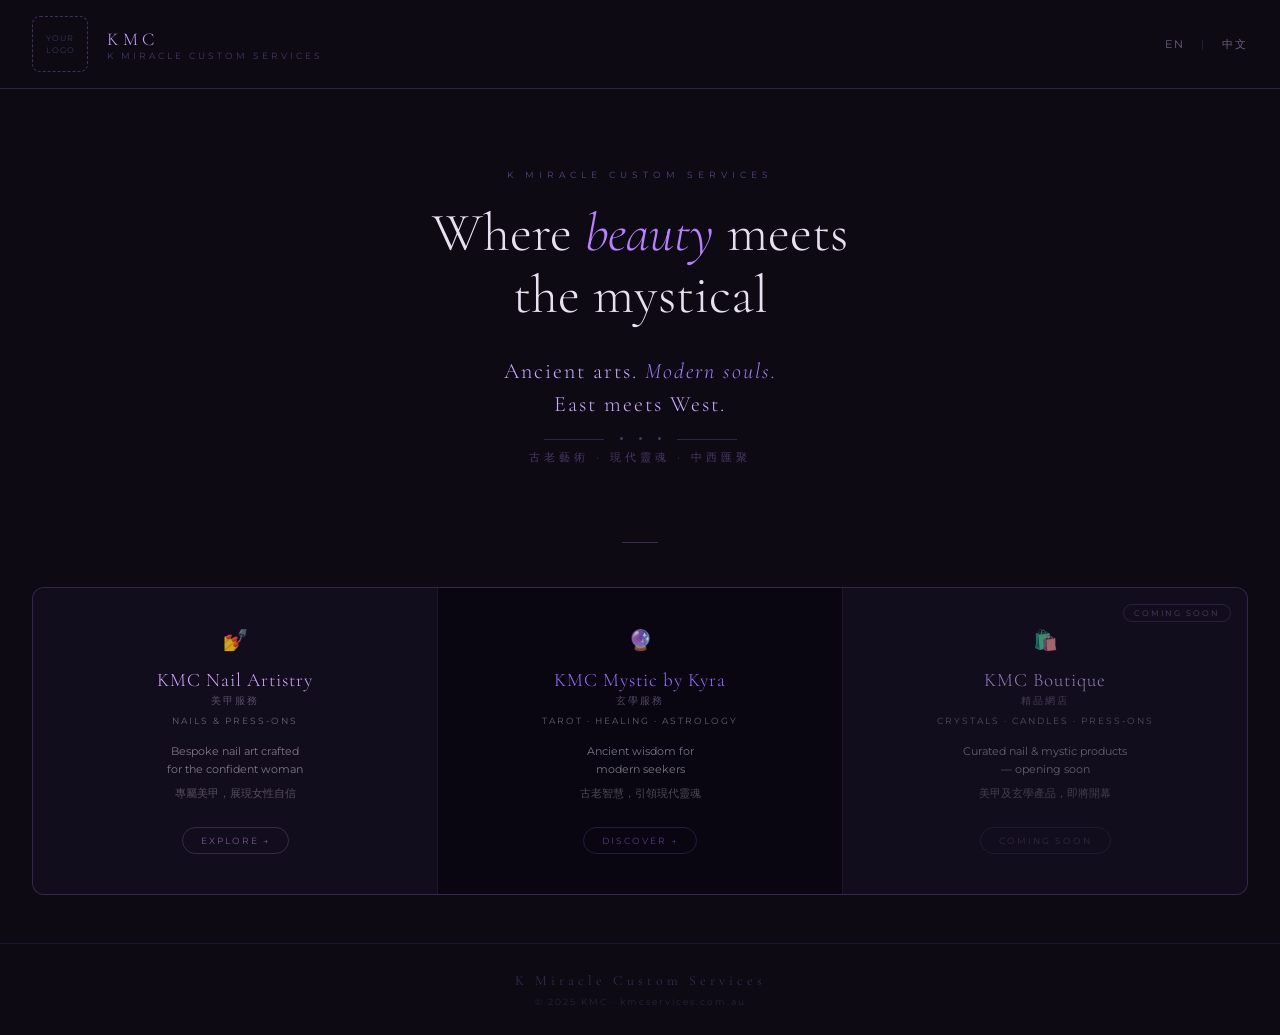
<file: index.html>
<!DOCTYPE html>
<html lang="en">
<head>
  <meta charset="UTF-8"/>
  <meta name="viewport" content="width=device-width, initial-scale=1.0"/>
  <title>K Miracle Custom Services | KMC</title>
  <link rel="stylesheet" href="https://cdnjs.cloudflare.com/ajax/libs/font-awesome/6.5.0/css/all.min.css"/>
  <link rel="stylesheet" href="css/style.css"/>
  <style>
    body { background: #0d0a14; color: #e8e0f0; }

    /* NAV */
    .kmc-nav { border-bottom: .5px solid rgba(180,140,255,.2); background: #0d0a14; }
    .nav-left { gap: 1.2rem; }
    .nav-brand-wrap { display: flex; flex-direction: column; }
    .nav-brand-main { font-family: var(--serif); font-size: 18px; font-weight: 300; letter-spacing: 4px; color: #c9a8ff; }
    .nav-brand-sub  { font-size: 9px; letter-spacing: 3px; color: rgba(180,140,255,.35); text-transform: uppercase; }
    .nav-logo-ph    { width: 56px; height: 56px; border: .5px dashed rgba(180,140,255,.3); }
    .nav-logo-ph span { color: rgba(180,140,255,.3); }
    .nav-lang { display: flex; gap: 1rem; font-size: 11px; letter-spacing: 2px; color: rgba(200,180,230,.5); }
    .nav-lang .sep  { color: rgba(180,140,255,.2); }
    .nav-hamburger span { background: rgba(197,168,255,.7); }
    .nav-drawer { background: #0e0a1a; border-bottom: .5px solid rgba(180,140,255,.15); }
    .nav-drawer a { color: rgba(220,200,255,.8); border-color: rgba(180,140,255,.1); }

    /* HERO */
    .hero { text-align: center; padding: 5rem var(--page-pad) 2rem; }
    .hero-label { font-size: 9px; letter-spacing: 5px; color: rgba(180,140,255,.45); text-transform: uppercase; margin-bottom: 1.4rem; }
    .hero-title { font-family: var(--serif); font-size: 54px; font-weight: 300; line-height: 1.15; color: #e8e0f0; margin-bottom: .4rem; }
    .hero-title em { color: #b87fff; font-style: italic; }
    .tagline-wrap { margin: 1.8rem auto 0; max-width: 500px; }
    .tagline-main { font-family: var(--serif); font-size: 22px; font-weight: 300; color: #c9a8ff; letter-spacing: 2px; line-height: 1.5; }
    .tagline-main em { font-style: italic; color: #a07fff; }
    .tagline-dots { display: flex; align-items: center; justify-content: center; gap: 1rem; margin: 1rem 0 .6rem; }
    .tagline-dot { width: 3px; height: 3px; border-radius: 50%; background: rgba(180,140,255,.35); }
    .tagline-line { flex: 1; max-width: 60px; height: .5px; background: rgba(180,140,255,.2); }
    .tagline-zh { font-size: 11px; letter-spacing: 4px; color: rgba(180,140,255,.35); }

    .divider { background: rgba(180,140,255,.25); }

    /* CARDS */
    .cards { display: grid; grid-template-columns: repeat(3, minmax(0,1fr)); gap: 1px; background: rgba(180,140,255,.1); margin: 0 var(--page-pad) 3rem; border: .5px solid rgba(180,140,255,.15); border-radius: var(--radius-md); overflow: hidden; }
    .card { padding: 2.5rem 1.5rem; text-align: center; position: relative; transition: background .3s; }
    .card-icon    { font-size: 20px; margin-bottom: 1rem; opacity: .8; }
    .card-name    { font-family: var(--serif); font-size: 19px; font-weight: 300; margin-bottom: .2rem; letter-spacing: 1px; }
    .card-name-zh { font-size: 10px; letter-spacing: 2px; color: rgba(200,180,230,.38); margin-bottom: .4rem; }
    .card-sub     { font-size: 9px; letter-spacing: 2px; text-transform: uppercase; margin-bottom: 1rem; opacity: .4; }
    .card-desc-en { font-size: 11px; line-height: 1.7; margin-bottom: .3rem; opacity: .5; }
    .card-desc-zh { font-size: 11px; line-height: 1.7; margin-bottom: 1.5rem; opacity: .3; }
    .card-btn     { display: inline-block; font-size: 9px; letter-spacing: 2px; border: .5px solid; padding: 7px 18px; border-radius: 20px; text-transform: uppercase; opacity: .65; }

    .card.nail    { background: #120d1c; }
    .card.nail:hover { background: #160f24; }
    .card.nail .card-name { color: #d4a8ff; }
    .card.nail .card-btn  { color: rgba(210,160,255,.8); border-color: rgba(210,160,255,.3); }

    .card.mystic  { background: #090612; }
    .card.mystic:hover { background: #0d0a18; }
    .card.mystic .card-name { color: #9b6fff; }
    .card.mystic .card-btn  { color: rgba(155,110,255,.8); border-color: rgba(155,110,255,.3); }

    .card.boutique { background: #0e0b18; opacity: .75; cursor: default; }
    .card.boutique .card-name { color: #bc9be8; }
    .card.boutique .card-btn  { color: rgba(188,155,232,.4); border-color: rgba(188,155,232,.18); }

    .soon-badge { position: absolute; top: 1rem; right: 1rem; font-size: 8px; letter-spacing: 2px; color: rgba(180,140,255,.5); border: .5px solid rgba(180,140,255,.2); padding: 3px 10px; border-radius: 10px; text-transform: uppercase; }

    .site-footer { border-top: .5px solid rgba(180,140,255,.1); }
    .footer-brand { font-family: var(--serif); font-size: 14px; letter-spacing: 4px; color: rgba(180,140,255,.25); margin-bottom: .4rem; }
    .footer-text  { font-size: 9px; letter-spacing: 2px; color: rgba(180,140,255,.18); }

    /* MOBILE */
    @media (max-width: 768px) {
      .hero-title   { font-size: 36px; }
      .tagline-main { font-size: 17px; }
      .cards        { grid-template-columns: 1fr; margin: 0 var(--page-pad) 2rem; }
      .card         { padding: 2rem 1.5rem; }
      .nav-lang     { display: none; }
    }
    @media (max-width: 480px) {
      .hero-title { font-size: 28px; }
    }
  </style>
</head>
<body>

<nav class="kmc-nav">
  <div class="nav-left">
    <div class="nav-logo-ph"><span>YOUR<br>LOGO</span></div>
    <div class="nav-brand-wrap">
      <div class="nav-brand-main">KMC</div>
      <div class="nav-brand-sub">K Miracle Custom Services</div>
    </div>
  </div>
  <div class="nav-lang">
    <span>EN</span><span class="sep">|</span><span>中文</span>
  </div>
  <button class="nav-hamburger" onclick="document.getElementById('mainDrawer').classList.toggle('open')" aria-label="Menu">
    <span></span><span></span><span></span>
  </button>
</nav>
<div class="nav-drawer" id="mainDrawer">
  <a href="nails/">💅 KMC Nail Artistry</a>
  <a href="mystic/">🔮 KMC Mystic by Kyra</a>
  <a href="boutique/">🛍️ KMC Boutique</a>
</div>

<main>
  <section class="hero">
    <div class="hero-label">K Miracle Custom Services</div>
    <h1 class="hero-title">Where <em>beauty</em> meets<br>the mystical</h1>
    <div class="tagline-wrap">
      <div class="tagline-main">Ancient arts. <em>Modern souls.</em><br>East meets West.</div>
      <div class="tagline-dots">
        <div class="tagline-line"></div>
        <div class="tagline-dot"></div><div class="tagline-dot"></div><div class="tagline-dot"></div>
        <div class="tagline-line"></div>
      </div>
      <div class="tagline-zh">古老藝術 · 現代靈魂 · 中西匯聚</div>
    </div>
  </section>

  <div class="divider"></div>

  <div class="cards">
    <a class="card nail" href="nails/">
      <div class="card-icon">💅</div>
      <div class="card-name">KMC Nail Artistry</div>
      <div class="card-name-zh">美甲服務</div>
      <div class="card-sub">Nails & Press-Ons</div>
      <div class="card-desc-en">Bespoke nail art crafted<br>for the confident woman</div>
      <div class="card-desc-zh">專屬美甲，展現女性自信</div>
      <div class="card-btn">Explore →</div>
    </a>
    <a class="card mystic" href="mystic/">
      <div class="card-icon">🔮</div>
      <div class="card-name">KMC Mystic by Kyra</div>
      <div class="card-name-zh">玄學服務</div>
      <div class="card-sub">Tarot · Healing · Astrology</div>
      <div class="card-desc-en">Ancient wisdom for<br>modern seekers</div>
      <div class="card-desc-zh">古老智慧，引領現代靈魂</div>
      <div class="card-btn">Discover →</div>
    </a>
    <div class="card boutique">
      <div class="soon-badge">Coming Soon</div>
      <div class="card-icon">🛍️</div>
      <div class="card-name">KMC Boutique</div>
      <div class="card-name-zh">精品網店</div>
      <div class="card-sub">Crystals · Candles · Press-Ons</div>
      <div class="card-desc-en">Curated nail & mystic products<br>— opening soon</div>
      <div class="card-desc-zh">美甲及玄學產品，即將開幕</div>
      <div class="card-btn">Coming Soon</div>
    </div>
  </div>
</main>

<footer class="site-footer">
  <div class="footer-brand">K Miracle Custom Services</div>
  <div class="footer-text">© 2025 KMC · kmcservices.com.au</div>
</footer>

<script>
document.addEventListener('keydown', function(e) {
  if (e.key === 'Escape') document.getElementById('mainDrawer').classList.remove('open');
});
</script>
</body>
</html>
</file>
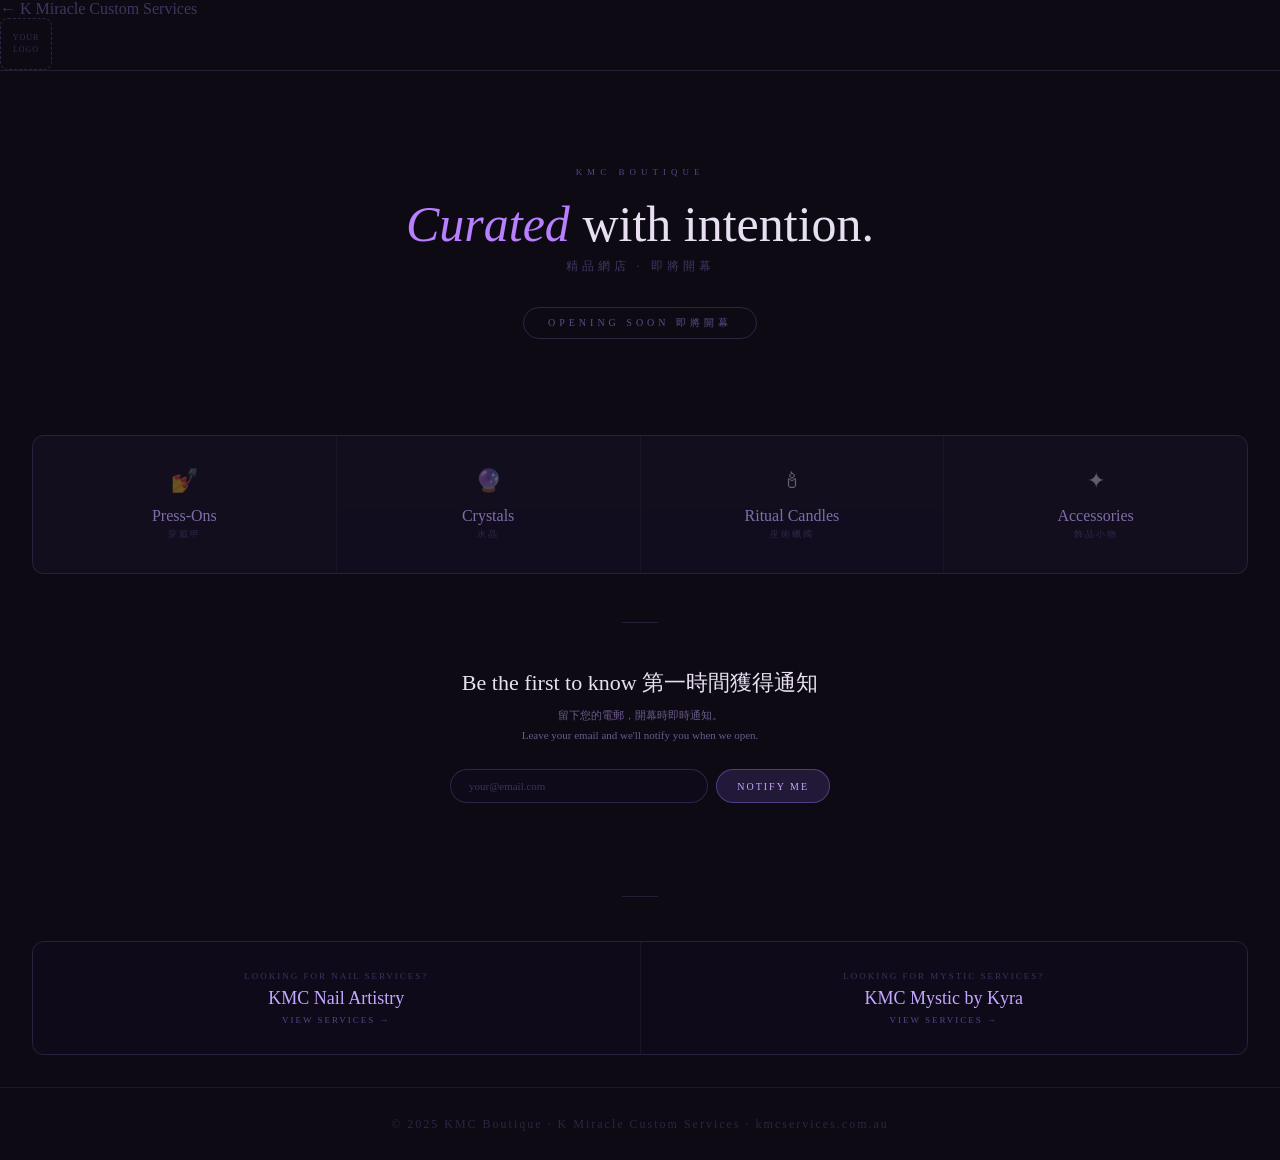
<file: boutique/index.html>
<!DOCTYPE html>
<html lang="en">
<head>
  <meta charset="UTF-8" />
  <meta name="viewport" content="width=device-width, initial-scale=1.0" />
  <title>KMC Boutique | Coming Soon | K Miracle Custom Services</title>
  <meta name="description" content="KMC Boutique — Crystals, candles, press-ons and more. Coming soon." />
  <link rel="stylesheet" href="../css/style.css" />
  <style>
    body { background: #0d0a14; color: #e8e0f0; font-family: var(--font-sans); }

    .nav { border-bottom: 0.5px solid rgba(180,140,255,0.15); }
    .nav-back { color: rgba(180,140,255,0.32); }
    .nav-logo-ph { border: 0.5px dashed rgba(180,140,255,0.2); }
    .nav-logo-ph span { color: rgba(180,140,255,0.25); }

    /* HERO */
    .hero { text-align: center; padding: 6rem 2rem 3rem; }
    .hero-tag { font-size: 9px; letter-spacing: 5px; color: rgba(180,140,255,0.45); text-transform: uppercase; margin-bottom: 1.2rem; }
    .hero-title { font-family: var(--font-serif); font-size: 50px; font-weight: 300; line-height: 1.15; color: #e8e0f0; margin-bottom: 0.3rem; }
    .hero-title em { color: #b87fff; font-style: italic; }
    .hero-zh { font-size: 12px; letter-spacing: 4px; color: rgba(180,140,255,0.32); margin-bottom: 2rem; }

    .soon-wrap { display: inline-block; margin: 0 auto 3rem; }
    .soon-badge-lg { font-size: 10px; letter-spacing: 4px; color: rgba(180,140,255,0.5); border: 0.5px solid rgba(180,140,255,0.2); padding: 8px 24px; border-radius: var(--radius-pill); text-transform: uppercase; }

    /* PREVIEW CATEGORIES */
    .preview { display: grid; grid-template-columns: repeat(4, minmax(0,1fr)); gap: 1px; background: rgba(180,140,255,0.08); margin: 0 2rem 3rem; border: 0.5px solid rgba(180,140,255,0.1); border-radius: var(--radius-md); overflow: hidden; }
    .preview-item { padding: 2rem 1.2rem; background: #0e0a1a; text-align: center; opacity: 0.6; }
    .preview-icon { font-size: 22px; margin-bottom: 0.8rem; opacity: 0.6; }
    .preview-name { font-family: var(--font-serif); font-size: 16px; color: #c5a8ff; margin-bottom: 0.2rem; }
    .preview-name-zh { font-size: 9px; letter-spacing: 2px; color: rgba(180,140,255,0.3); }

    /* NOTIFY */
    .notify-section { text-align: center; padding: 0 2rem 3rem; }
    .notify-title { font-family: var(--font-serif); font-size: 22px; font-weight: 300; color: #e8e0f0; margin-bottom: 0.5rem; }
    .notify-desc { font-size: 11px; color: rgba(200,170,255,0.5); line-height: 1.8; margin-bottom: 1.5rem; }
    .notify-form { display: flex; gap: 8px; justify-content: center; max-width: 380px; margin: 0 auto; }
    .notify-input { flex: 1; background: #0e0a1a; border: 0.5px solid rgba(180,140,255,0.2); border-radius: var(--radius-pill); padding: 10px 18px; font-size: 11px; color: #e8e0f0; font-family: var(--font-sans); outline: none; }
    .notify-input::placeholder { color: rgba(180,140,255,0.3); }
    .notify-btn { font-size: 10px; letter-spacing: 2px; background: rgba(155,110,255,0.15); border: 0.5px solid rgba(155,110,255,0.4); color: #c5a8ff; padding: 10px 20px; border-radius: var(--radius-pill); text-transform: uppercase; cursor: pointer; white-space: nowrap; font-family: var(--font-sans); }

    /* BACK LINKS */
    .back-links { display: grid; grid-template-columns: 1fr 1fr; gap: 1px; background: rgba(180,140,255,0.08); margin: 0 2rem 2rem; border: 0.5px solid rgba(180,140,255,0.1); border-radius: var(--radius-md); overflow: hidden; }
    .back-link { padding: 1.8rem; background: #0e0a1a; text-align: center; }
    .back-link-label { font-size: 9px; letter-spacing: 2px; color: rgba(180,140,255,0.3); text-transform: uppercase; margin-bottom: 0.4rem; }
    .back-link-name { font-family: var(--font-serif); font-size: 18px; color: #c5a8ff; margin-bottom: 0.4rem; }
    .back-link-btn { font-size: 9px; letter-spacing: 2px; color: rgba(180,140,255,0.45); text-transform: uppercase; }

    .divider { background: rgba(180,140,255,0.15); }
    .site-footer { border-top: 0.5px solid rgba(180,140,255,0.1); color: rgba(180,140,255,0.2); }
  </style>
</head>
<body>

  <nav class="nav">
    <a class="nav-back" href="../">← K Miracle Custom Services</a>
    <div class="nav-logo-ph"><span>YOUR<br>LOGO</span></div>
  </nav>

  <main>
    <section class="hero">
      <div class="hero-tag">KMC Boutique</div>
      <h1 class="hero-title"><em>Curated</em> with intention.</h1>
      <div class="hero-zh">精品網店 · 即將開幕</div>
      <div class="soon-wrap">
        <div class="soon-badge-lg">Opening Soon 即將開幕</div>
      </div>
    </section>

    <!-- PREVIEW -->
    <div class="preview">
      <div class="preview-item">
        <div class="preview-icon">💅</div>
        <div class="preview-name">Press-Ons</div>
        <div class="preview-name-zh">穿戴甲</div>
      </div>
      <div class="preview-item">
        <div class="preview-icon">🔮</div>
        <div class="preview-name">Crystals</div>
        <div class="preview-name-zh">水晶</div>
      </div>
      <div class="preview-item">
        <div class="preview-icon">🕯</div>
        <div class="preview-name">Ritual Candles</div>
        <div class="preview-name-zh">巫術蠟燭</div>
      </div>
      <div class="preview-item">
        <div class="preview-icon">✦</div>
        <div class="preview-name">Accessories</div>
        <div class="preview-name-zh">飾品小物</div>
      </div>
    </div>

    <div class="divider"></div>

    <!-- NOTIFY -->
    <div class="notify-section">
      <div class="notify-title">Be the first to know 第一時間獲得通知</div>
      <p class="notify-desc">留下您的電郵，開幕時即時通知。<br>Leave your email and we'll notify you when we open.</p>
      <div class="notify-form">
        <input class="notify-input" type="email" placeholder="your@email.com" />
        <button class="notify-btn">Notify Me</button>
      </div>
    </div>

    <div class="divider"></div>

    <!-- BACK LINKS -->
    <div class="back-links">
      <a class="back-link" href="../nails/">
        <div class="back-link-label">Looking for nail services?</div>
        <div class="back-link-name">KMC Nail Artistry</div>
        <div class="back-link-btn">View Services →</div>
      </a>
      <a class="back-link" href="../mystic/">
        <div class="back-link-label">Looking for mystic services?</div>
        <div class="back-link-name">KMC Mystic by Kyra</div>
        <div class="back-link-btn">View Services →</div>
      </a>
    </div>
  </main>

  <footer class="site-footer">
    <div>© 2025 KMC Boutique · K Miracle Custom Services · kmcservices.com.au</div>
  </footer>

</body>
</html>
</file>
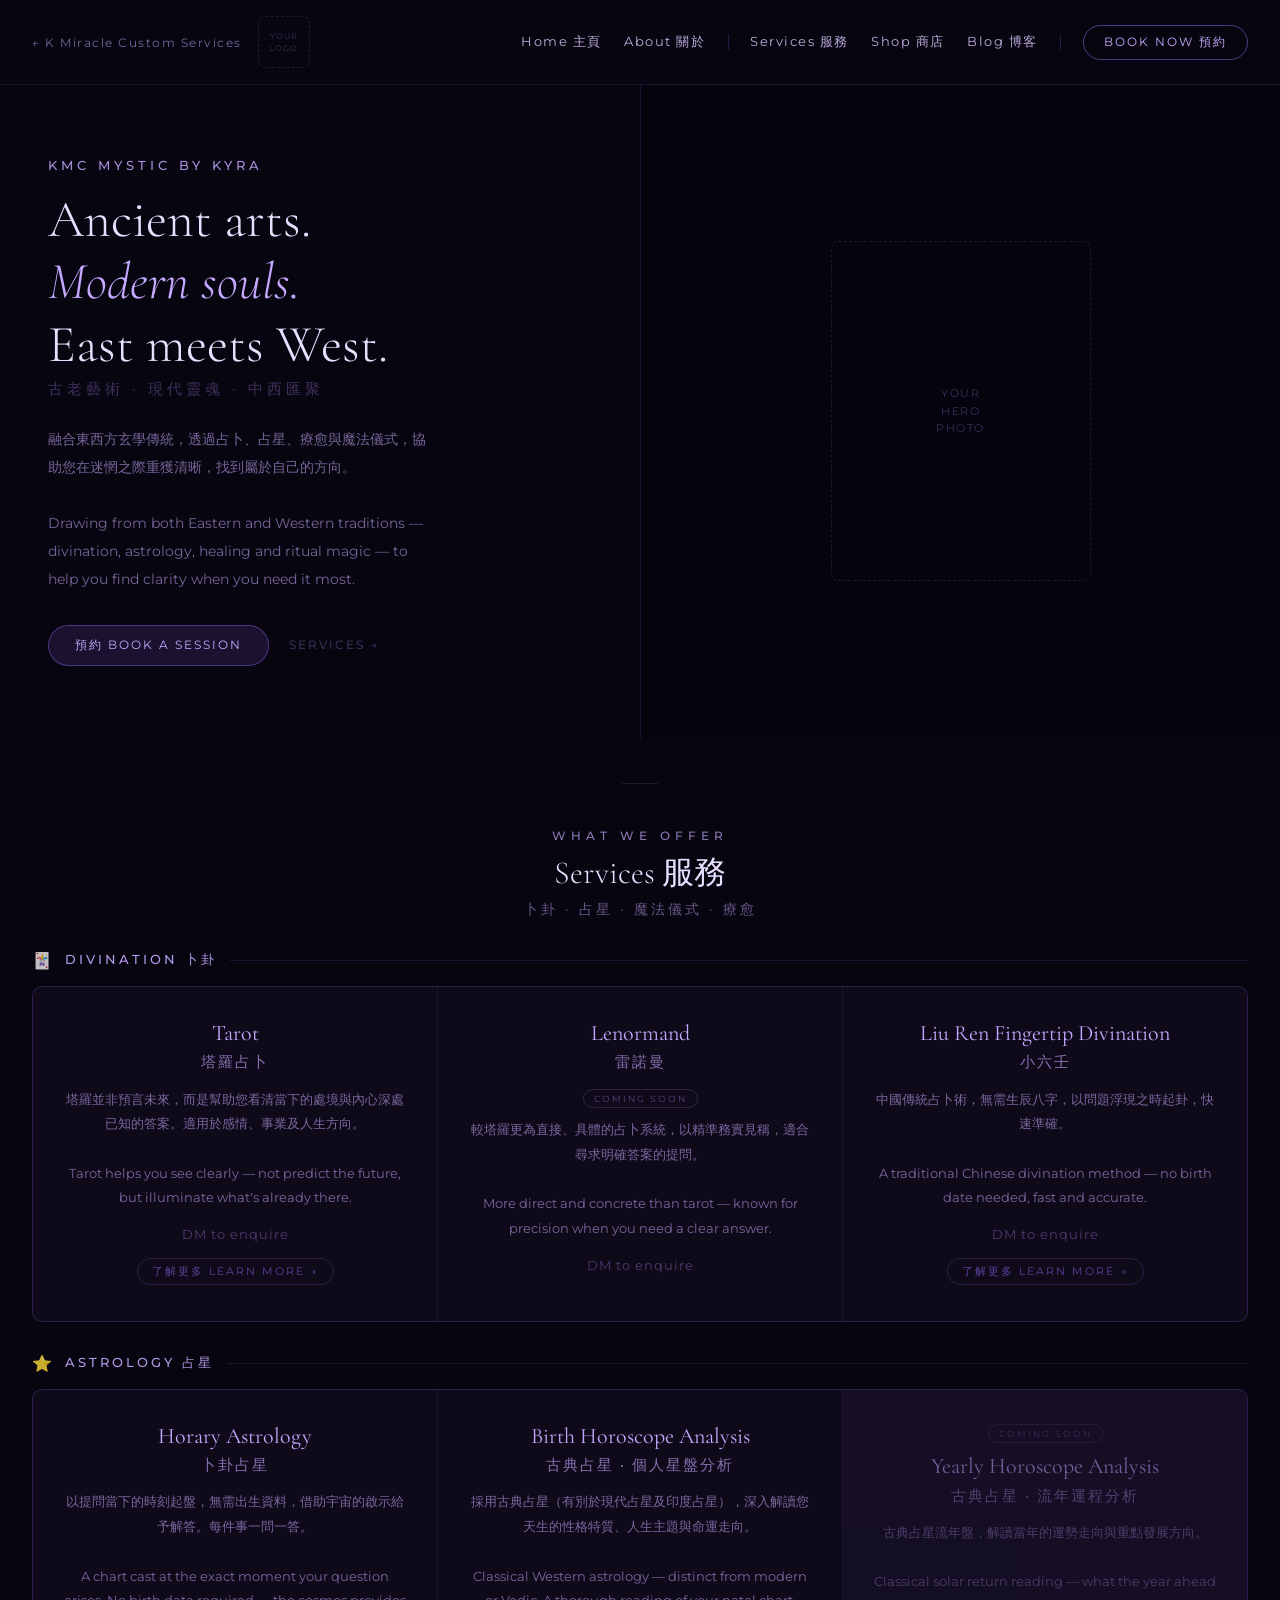
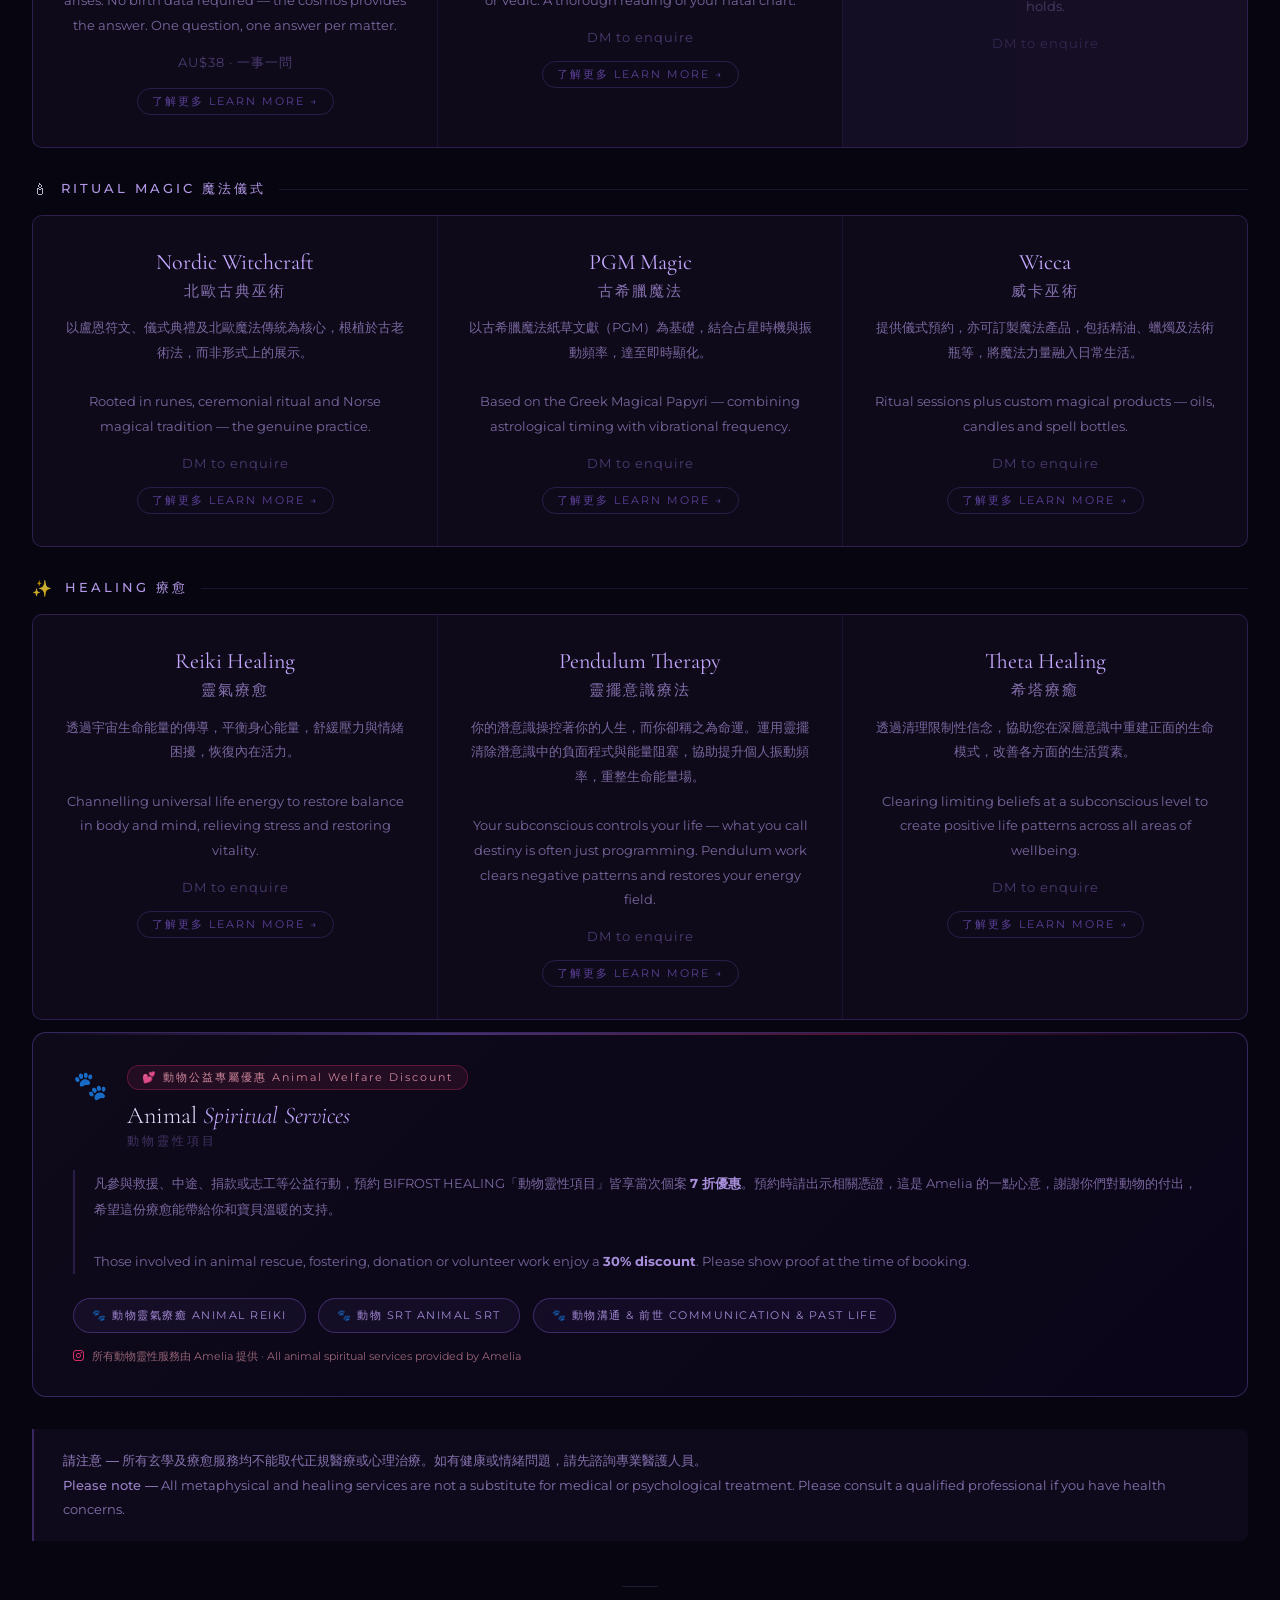
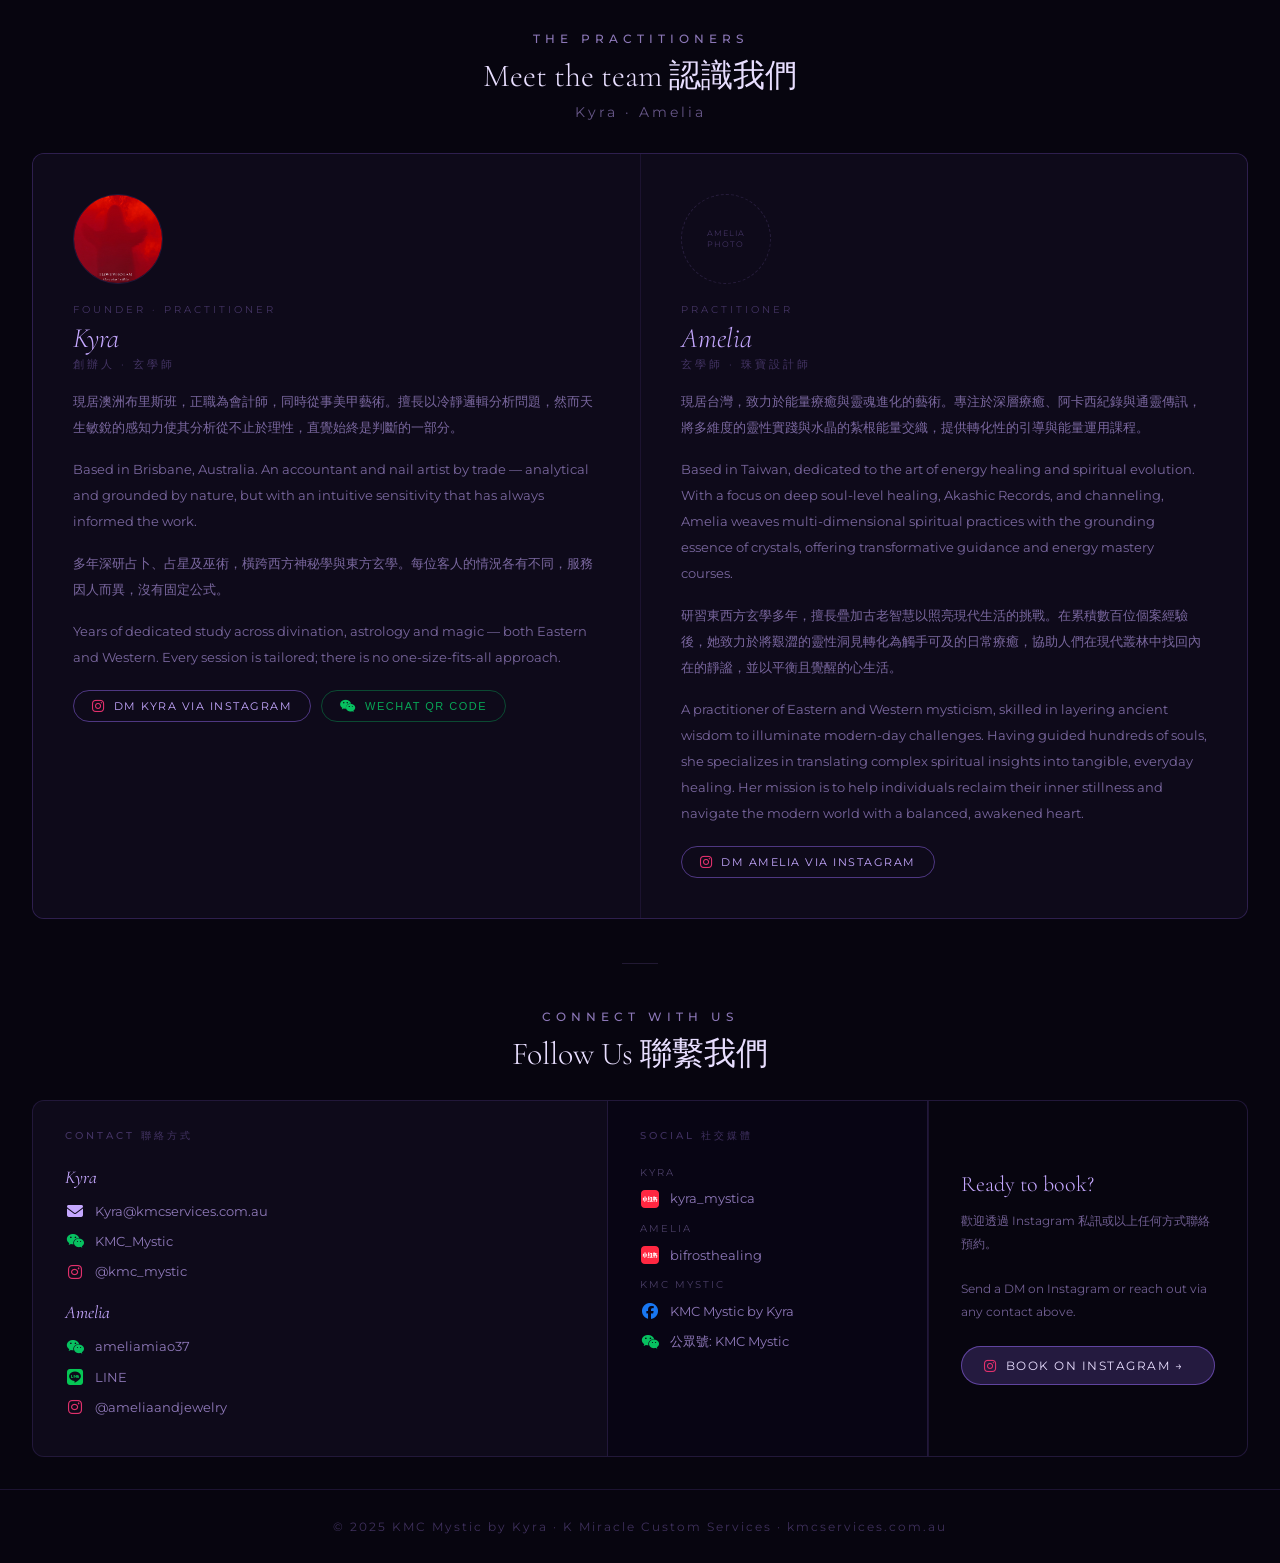
<file: mystic/index.html>
<!DOCTYPE html>
<html lang="en">
<head>
  <meta charset="UTF-8"/>
  <meta name="viewport" content="width=device-width, initial-scale=1.0"/>
  <title>KMC Mystic by Kyra | K Miracle Custom Services</title>
  <link rel="stylesheet" href="https://cdnjs.cloudflare.com/ajax/libs/font-awesome/6.5.0/css/all.min.css"/>
  <link rel="stylesheet" href="../css/style.css"/>
  <style>
    /* ── DARK THEME VARS ── */
    body { background: var(--dark-bg); color: var(--dark-text); }

    /* NAV */
    .kmc-nav { border-bottom: .5px solid var(--dark-border); background: var(--dark-bg); }
    .nav-back { font-size: 12px; letter-spacing: 1.5px; color: rgba(197,168,255,.6); }
    .nav-logo-ph { border: .5px dashed var(--dark-dimmer); }
    .nav-logo-ph span { color: var(--dark-faint); }
    .nav-hamburger span { background: rgba(197,168,255,.7); }
    .nav-links a { color: rgba(220,200,255,.85); }
    .nav-links a:hover { color: var(--dark-soft); }
    .nav-sep { background: rgba(155,110,255,.2); }
    .nav-book { color: var(--dark-soft) !important; border-color: rgba(155,110,255,.5) !important; }
    .nav-drawer { background: var(--dark-card); border-bottom: .5px solid var(--dark-border); }
    .nav-drawer a { color: rgba(220,200,255,.8); border-color: var(--dark-border); }
    .nav-drawer .nav-book-mobile { color: var(--dark-soft); border-color: rgba(155,110,255,.5); }

    /* HERO */
    .hero-right { background: #05030d; border-left: .5px solid var(--dark-border); }
    .hero-img-ph { border: .5px dashed var(--dark-dimmer); }
    .hero-img-ph span { color: var(--dark-faint); }
    .hero-tag { color: rgba(197,168,255,.85); }
    .hero-title { color: var(--dark-text); }
    .hero-title em { color: var(--dark-soft); }
    .hero-zh { color: var(--dark-faint); }
    .hero-desc { color: var(--dark-muted); }
    .btn-primary { background: rgba(155,110,255,.13); border: .5px solid rgba(155,110,255,.4); color: var(--dark-soft); }
    .btn-ghost { color: var(--dark-dim); }

    /* SECTIONS */
    .sec-label { color: rgba(197,168,255,.7); }
    .sec-title { color: var(--dark-text); }
    .sec-zh { color: rgba(197,168,255,.5); }
    .divider { background: var(--dark-dimmer); }

    /* CAT */
    .cat-label-text { color: rgba(197,168,255,.9); }
    .cat-line { background: var(--dark-border); }

    /* SVC GRID */
    .svc-grid { background: var(--dark-border); border: .5px solid var(--dark-border); }
    .svc { background: var(--dark-card); }
    .svc:hover { background: #130e22; }
    .svc-name { color: var(--dark-soft); }
    .svc-name-zh { color: rgba(197,168,255,.65); }
    .svc-desc { color: var(--dark-muted); }
    .svc-price { color: var(--dark-dim); }
    .svc-link { color: rgba(155,110,255,.55); border-color: rgba(155,110,255,.2); }
    .badge { color: rgba(180,140,255,.45); border-color: rgba(180,140,255,.2); }

    /* NOTICE */
    .notice { border-color: rgba(155,110,255,.3); background: rgba(155,110,255,.05); color: rgba(200,170,255,.65); }
    .notice strong { color: rgba(200,170,255,.75); }

    /* ABOUT */
    .about-grid { background: var(--dark-border); border: .5px solid var(--dark-border); }
    .about-card { background: var(--dark-card); }
    .about-img-ph { border: .5px dashed var(--dark-dimmer); }
    .about-img-ph span { color: var(--dark-faint); }
    .about-img { border: .5px solid var(--dark-border); }
    .about-role { color: var(--dark-faint); }
    .about-name { color: var(--dark-text); }
    .about-name em { color: var(--dark-soft); }
    .about-name-zh { color: var(--dark-faint); }
    .about-text { color: var(--dark-muted); }
    .dm-btn { color: var(--dark-soft); border-color: rgba(155,110,255,.45); }
    .dm-btn:hover { background: rgba(155,110,255,.15); }
    .dm-btn i { color: #E1306C; }
    .wechat-btn { color: rgba(7,193,96,.85); border-color: rgba(7,193,96,.35); }
    .wechat-btn:hover { background: rgba(7,193,96,.08); }
    .wechat-btn i { color: #07C160; }

    /* CONTACT */
    .ci { color: rgba(200,170,255,.7); }
    .fa-instagram { color: #E1306C; }
    .fa-facebook  { color: #1877F2; }
    .fa-weixin    { color: #07C160; }
    .fa-line      { color: #06C755; }
    .fa-envelope  { color: var(--dark-soft); }

    /* FOOTER */
    .site-footer { border-top: .5px solid var(--dark-border); color: var(--dark-faint); }

    /* ── ANIMAL CARD ── */
    .animal-card {
      background: linear-gradient(135deg, #0e0a1a 0%, #0a0518 100%);
      border: .5px solid rgba(155,110,255,.3);
      border-radius: 14px;
      padding: 2rem 2.5rem;
      margin: 12px 0 0;
      position: relative;
      overflow: hidden;
    }
    .animal-card::before {
      content: '';
      position: absolute; top: 0; left: 0; right: 0; height: 2px;
      background: linear-gradient(90deg, transparent, rgba(155,110,255,.4), rgba(225,48,108,.3), transparent);
    }
    .animal-header { display: flex; align-items: flex-start; gap: 1.2rem; margin-bottom: 1.2rem; }
    .animal-emoji  { font-size: 28px; flex-shrink: 0; margin-top: .2rem; }
    .animal-tag    { display: inline-flex; align-items: center; gap: 6px; font-size: 11px; letter-spacing: 2px; color: rgba(225,148,168,.9); background: rgba(225,48,108,.1); border: .5px solid rgba(225,48,108,.3); padding: 4px 14px; border-radius: 12px; margin-bottom: .7rem; }
    .animal-title  { font-family: var(--serif); font-size: 24px; font-weight: 300; color: var(--dark-text); margin-bottom: .2rem; }
    .animal-title em { color: var(--dark-soft); font-style: italic; }
    .animal-title-zh { font-size: 12px; letter-spacing: 3px; color: var(--dark-faint); }
    .animal-desc   { font-size: 13px; line-height: 2; color: var(--dark-muted); margin-bottom: 1.5rem; border-left: 2px solid rgba(155,110,255,.2); padding-left: 1.2rem; }
    .animal-links  { display: flex; flex-wrap: wrap; gap: .8rem; margin-bottom: 1rem; }
    .animal-link-btn { display: inline-flex; align-items: center; gap: 8px; font-size: 11px; letter-spacing: 1.5px; color: rgba(197,168,255,.8); border: .5px solid rgba(155,110,255,.3); padding: 9px 18px; border-radius: 22px; text-transform: uppercase; background: rgba(155,110,255,.06); }
    .animal-link-btn:hover { background: rgba(155,110,255,.14); color: var(--dark-soft); }
    .animal-amelia { display: flex; align-items: center; gap: 8px; font-size: 11px; color: rgba(225,148,168,.65); }
    .animal-amelia i { font-size: 12px; color: #E1306C; }

    /* ── FOLLOW US BLOCK ── */
    .follow-outer { margin: 1.5rem var(--page-pad) 2rem; }
    .follow-block { background: var(--dark-card); border: .5px solid var(--dark-border); border-radius: var(--radius-md); overflow: hidden; }
    .follow-grid  { display: grid; grid-template-columns: 1.8fr 1fr 1fr; gap: 1px; background: var(--dark-border); }
    .follow-col   { padding: 1.8rem 2rem; background: var(--dark-card); }
    .follow-col.social-col { background: #080514; }
    .follow-col.book-col   { background: #07050f; display: flex; flex-direction: column; justify-content: center; border-left: .5px solid var(--dark-border); }
    .col-title { font-size: 10px; letter-spacing: 3px; color: var(--dark-faint); text-transform: uppercase; margin-bottom: 1.4rem; font-weight: 500; }
    .person-name-label { font-family: var(--serif); font-size: 18px; font-style: italic; color: var(--dark-soft); margin-bottom: .8rem; }
    .person-name-label.second { margin-top: 1.2rem; }
    .sub-label { font-size: 10px; letter-spacing: 2px; color: rgba(197,168,255,.35); text-transform: uppercase; margin-bottom: .6rem; display: block; }
    .sub-label.mt { margin-top: .8rem; }
    .book-title { font-family: var(--serif); font-size: 22px; color: var(--dark-soft); margin-bottom: .8rem; font-weight: 300; }
    .book-desc  { font-size: 12px; color: rgba(200,170,255,.55); line-height: 1.9; margin-bottom: 1.4rem; }
    .book-btn   { display: inline-flex; align-items: center; gap: 8px; font-size: 12px; letter-spacing: 1.5px; color: #e8deff; background: rgba(155,110,255,.2); border: 1px solid rgba(155,110,255,.5); padding: 11px 22px; border-radius: 24px; text-transform: uppercase; }
    .book-btn i { color: #E1306C; font-size: 14px; }

    /* ── WECHAT MODAL ── */
    #wechatModal { display: none; position: fixed; inset: 0; background: rgba(0,0,0,.75); z-index: 1000; align-items: center; justify-content: center; }
    .modal-box { background: var(--dark-card); border: .5px solid rgba(155,110,255,.2); border-radius: 16px; padding: 2.5rem; text-align: center; max-width: 300px; width: 90%; }
    .modal-title { font-family: var(--serif); font-size: 24px; color: var(--dark-soft); margin-bottom: .3rem; }
    .modal-zh { font-size: 11px; letter-spacing: 2px; color: var(--dark-faint); margin-bottom: 1.5rem; }
    .modal-qr { width: 200px; height: 200px; background: #fff; border-radius: 12px; margin: 0 auto 1.2rem; overflow: hidden; display: flex; align-items: center; justify-content: center; }
    .modal-qr img { width: 100%; height: 100%; object-fit: contain; }
    .modal-id { font-size: 14px; color: var(--dark-text); margin-bottom: .4rem; }
    .modal-note { font-size: 11px; color: var(--dark-faint); line-height: 1.7; margin-bottom: 1.5rem; }
    .modal-close { font-size: 11px; letter-spacing: 2px; color: var(--dark-faint); border: .5px solid var(--dark-border); padding: 7px 20px; border-radius: 20px; background: none; cursor: pointer; text-transform: uppercase; }

    /* ── MOBILE OVERRIDES ── */
    @media (max-width: 768px) {
      .animal-card { padding: 1.5rem var(--page-pad); }
      .animal-header { flex-direction: column; gap: .8rem; }
      .animal-links { flex-direction: column; }
      .animal-link-btn { width: 100%; justify-content: center; }
      .follow-grid { grid-template-columns: 1fr !important; }
      .follow-col { padding: 1.5rem var(--page-pad); }
      .follow-col.book-col { border-left: none; border-top: .5px solid var(--dark-border); }
    }
  </style>
</head>
<body>

<!-- WECHAT MODAL -->
<div id="wechatModal" onclick="if(event.target===this)this.style.display='none'">
  <div class="modal-box">
    <div class="modal-title">WeChat 微信</div>
    <div class="modal-zh">掃描二維碼添加</div>
    <div class="modal-qr">
      <img src="wechat-qr.jpg" alt="WeChat QR Code" onerror="this.parentElement.innerHTML='<div style=\'padding:1rem;font-size:11px;color:#888;text-align:center;line-height:1.6;\'>QR Code<br>Loading...</div>'"/>
    </div>
    <div class="modal-id">KMC_Mystic</div>
    <div class="modal-note">微信搜一搜「KMC_Mystic」即可添加</div>
    <button class="modal-close" onclick="document.getElementById('wechatModal').style.display='none'">Close 關閉</button>
  </div>
</div>

<!-- NAV -->
<nav class="kmc-nav">
  <div class="nav-left">
    <a class="nav-back" href="../">← K Miracle Custom Services</a>
    <div class="nav-logo-ph"><span>YOUR<br>LOGO</span></div>
  </div>
  <div class="nav-links">
    <a href="index.html">Home 主頁</a>
    <a href="#about">About 關於</a>
    <div class="nav-sep"></div>
    <a href="#services">Services 服務</a>
    <a href="#">Shop 商店</a>
    <a href="#">Blog 博客</a>
    <div class="nav-sep"></div>
    <a class="nav-book" href="https://www.instagram.com/KMC_Mystic" target="_blank">Book Now 預約</a>
  </div>
  <button class="nav-hamburger" onclick="toggleNav()" aria-label="Menu">
    <span></span><span></span><span></span>
  </button>
</nav>
<div class="nav-drawer" id="navDrawer">
  <a href="index.html">Home 主頁</a>
  <a href="#about" onclick="closeNav()">About 關於</a>
  <a href="#services" onclick="closeNav()">Services 服務</a>
  <a href="#">Shop 商店</a>
  <a href="#">Blog 博客</a>
  <a class="nav-book-mobile" href="https://www.instagram.com/KMC_Mystic" target="_blank"><i class="fa-brands fa-instagram"></i> Book on Instagram</a>
</div>

<main>
  <!-- HERO -->
  <section class="hero-split">
    <div class="hero-left">
      <div class="hero-tag">KMC Mystic by Kyra</div>
      <h1 class="hero-title">Ancient arts.<br><em>Modern souls.</em><br>East meets West.</h1>
      <div class="hero-zh">古老藝術 · 現代靈魂 · 中西匯聚</div>
      <p class="hero-desc">融合東西方玄學傳統，透過占卜、占星、療愈與魔法儀式，協助您在迷惘之際重獲清晰，找到屬於自己的方向。<br><br>Drawing from both Eastern and Western traditions — divination, astrology, healing and ritual magic — to help you find clarity when you need it most.</p>
      <div>
        <a class="btn-primary" href="https://www.instagram.com/KMC_Mystic" target="_blank">預約 Book a Session</a>
        <a class="btn-ghost" href="#services">Services →</a>
      </div>
    </div>
    <div class="hero-right">
      <div class="hero-img-ph"><span>YOUR<br>HERO<br>PHOTO</span></div>
    </div>
  </section>

  <div class="divider"></div>

  <!-- SERVICES -->
  <section id="services">
    <div class="sec-label">What we offer</div>
    <div class="sec-title">Services 服務</div>
    <div class="sec-zh">卜卦 · 占星 · 魔法儀式 · 療愈</div>

    <!-- 卜卦 -->
    <div class="cat-wrap">
      <div class="cat-header"><span class="cat-icon">🃏</span><span class="cat-label-text">Divination 卜卦</span><div class="cat-line"></div></div>
      <div class="svc-grid g3">
        <div class="svc">
          <div class="svc-name">Tarot</div><div class="svc-name-zh">塔羅占卜</div>
          <p class="svc-desc">塔羅並非預言未來，而是幫助您看清當下的處境與內心深處已知的答案。適用於感情、事業及人生方向。<br><br>Tarot helps you see clearly — not predict the future, but illuminate what's already there.</p>
          <div class="svc-price-row"><span class="svc-price">DM to enquire</span></div>
          <a class="svc-link" href="tarot.html">了解更多 Learn more →</a>
        </div>
        <div class="svc">
          <div class="svc-name">Lenormand</div><div class="svc-name-zh">雷諾曼</div>
          <div class="badge">Coming Soon</div>
          <p class="svc-desc">較塔羅更為直接、具體的占卜系統，以精準務實見稱，適合尋求明確答案的提問。<br><br>More direct and concrete than tarot — known for precision when you need a clear answer.</p>
          <div class="svc-price-row"><span class="svc-price">DM to enquire</span></div>
        </div>
        <div class="svc">
          <div class="svc-name">Liu Ren Fingertip Divination</div><div class="svc-name-zh">小六壬</div>
          <p class="svc-desc">中國傳統占卜術，無需生辰八字，以問題浮現之時起卦，快速準確。<br><br>A traditional Chinese divination method — no birth date needed, fast and accurate.</p>
          <div class="svc-price-row"><span class="svc-price">DM to enquire</span></div>
          <a class="svc-link" href="liu-ren.html">了解更多 Learn more →</a>
        </div>
      </div>
    </div>

    <!-- 占星 -->
    <div class="cat-wrap">
      <div class="cat-header"><span class="cat-icon">⭐</span><span class="cat-label-text">Astrology 占星</span><div class="cat-line"></div></div>
      <div class="svc-grid g3">
        <div class="svc">
          <div class="svc-name">Horary Astrology</div><div class="svc-name-zh">卜卦占星</div>
          <p class="svc-desc">以提問當下的時刻起盤，無需出生資料，借助宇宙的啟示給予解答。每件事一問一答。<br><br>A chart cast at the exact moment your question arises. No birth data required — the cosmos provides the answer. One question, one answer per matter.</p>
          <div class="svc-price-row"><span class="svc-price">AU$38 · 一事一問</span></div>
          <a class="svc-link" href="horary.html">了解更多 Learn more →</a>
        </div>
        <div class="svc">
          <div class="svc-name">Birth Horoscope Analysis</div><div class="svc-name-zh">古典占星 · 個人星盤分析</div>
          <p class="svc-desc">採用古典占星（有別於現代占星及印度占星），深入解讀您天生的性格特質、人生主題與命運走向。<br><br>Classical Western astrology — distinct from modern or Vedic. A thorough reading of your natal chart.</p>
          <div class="svc-price-row"><span class="svc-price">DM to enquire</span></div>
          <a class="svc-link" href="natal.html">了解更多 Learn more →</a>
        </div>
        <div class="svc coming">
          <div class="badge">Coming Soon</div>
          <div class="svc-name">Yearly Horoscope Analysis</div><div class="svc-name-zh">古典占星 · 流年運程分析</div>
          <p class="svc-desc">古典占星流年盤，解讀當年的運勢走向與重點發展方向。<br><br>Classical solar return reading — what the year ahead holds.</p>
          <div class="svc-price-row"><span class="svc-price">DM to enquire</span></div>
        </div>
      </div>
    </div>

    <!-- 魔法儀式 -->
    <div class="cat-wrap">
      <div class="cat-header"><span class="cat-icon">🕯</span><span class="cat-label-text">Ritual Magic 魔法儀式</span><div class="cat-line"></div></div>
      <div class="svc-grid g3">
        <div class="svc">
          <div class="svc-name">Nordic Witchcraft</div><div class="svc-name-zh">北歐古典巫術</div>
          <p class="svc-desc">以盧恩符文、儀式典禮及北歐魔法傳統為核心，根植於古老術法，而非形式上的展示。<br><br>Rooted in runes, ceremonial ritual and Norse magical tradition — the genuine practice.</p>
          <div class="svc-price-row"><span class="svc-price">DM to enquire</span></div>
          <a class="svc-link" href="nordic.html">了解更多 Learn more →</a>
        </div>
        <div class="svc">
          <div class="svc-name">PGM Magic</div><div class="svc-name-zh">古希臘魔法</div>
          <p class="svc-desc">以古希臘魔法紙草文獻（PGM）為基礎，結合占星時機與振動頻率，達至即時顯化。<br><br>Based on the Greek Magical Papyri — combining astrological timing with vibrational frequency.</p>
          <div class="svc-price-row"><span class="svc-price">DM to enquire</span></div>
          <a class="svc-link" href="pgm.html">了解更多 Learn more →</a>
        </div>
        <div class="svc">
          <div class="svc-name">Wicca</div><div class="svc-name-zh">威卡巫術</div>
          <p class="svc-desc">提供儀式預約，亦可訂製魔法產品，包括精油、蠟燭及法術瓶等，將魔法力量融入日常生活。<br><br>Ritual sessions plus custom magical products — oils, candles and spell bottles.</p>
          <div class="svc-price-row"><span class="svc-price">DM to enquire</span></div>
          <a class="svc-link" href="wicca.html">了解更多 Learn more →</a>
        </div>
      </div>
    </div>

    <!-- 療愈 + 動物卡片 -->
    <div class="cat-wrap">
      <div class="cat-header"><span class="cat-icon">✨</span><span class="cat-label-text">Healing 療愈</span><div class="cat-line"></div></div>
      <div class="svc-grid g3">
        <div class="svc">
          <div class="svc-name">Reiki Healing</div><div class="svc-name-zh">靈氣療愈</div>
          <p class="svc-desc">透過宇宙生命能量的傳導，平衡身心能量，舒緩壓力與情緒困擾，恢復內在活力。<br><br>Channelling universal life energy to restore balance in body and mind, relieving stress and restoring vitality.</p>
          <div class="svc-price-row"><span class="svc-price">DM to enquire</span></div>
          <a class="svc-link" href="reiki.html">了解更多 Learn more →</a>
        </div>
        <div class="svc">
          <div class="svc-name">Pendulum Therapy</div><div class="svc-name-zh">靈擺意識療法</div>
          <p class="svc-desc">你的潛意識操控著你的人生，而你卻稱之為命運。運用靈擺清除潛意識中的負面程式與能量阻塞，協助提升個人振動頻率，重整生命能量場。<br><br>Your subconscious controls your life — what you call destiny is often just programming. Pendulum work clears negative patterns and restores your energy field.</p>
          <div class="svc-price-row"><span class="svc-price">DM to enquire</span></div>
          <a class="svc-link" href="pendulum.html">了解更多 Learn more →</a>
        </div>
        <div class="svc">
          <div class="svc-name">Theta Healing</div><div class="svc-name-zh">希塔療癒</div>
          <p class="svc-desc">透過清理限制性信念，協助您在深層意識中重建正面的生命模式，改善各方面的生活質素。<br><br>Clearing limiting beliefs at a subconscious level to create positive life patterns across all areas of wellbeing.</p>
          <div class="svc-price-row"><span class="svc-price">DM to enquire</span></div>
          <a class="svc-link" href="theta.html">了解更多 Learn more →</a>
        </div>
      </div>

      <!-- 動物靈性項目卡片 -->
      <div class="animal-card">
        <div class="animal-header">
          <div class="animal-emoji">🐾</div>
          <div>
            <div class="animal-tag">💕 動物公益專屬優惠 Animal Welfare Discount</div>
            <div class="animal-title">Animal <em>Spiritual Services</em></div>
            <div class="animal-title-zh">動物靈性項目</div>
          </div>
        </div>
        <p class="animal-desc">凡參與救援、中途、捐款或志工等公益行動，預約 BIFROST HEALING「動物靈性項目」皆享當次個案 <strong style="color:rgba(197,168,255,.85);">7 折優惠</strong>。預約時請出示相關憑證，這是 Amelia 的一點心意，謝謝你們對動物的付出，希望這份療愈能帶給你和寶貝溫暖的支持。<br><br>Those involved in animal rescue, fostering, donation or volunteer work enjoy a <strong style="color:rgba(197,168,255,.85);">30% discount</strong>. Please show proof at the time of booking.</p>
        <div class="animal-links">
          <a class="animal-link-btn" href="reiki.html">🐾 動物靈氣療癒 Animal Reiki</a>
          <a class="animal-link-btn" href="pendulum.html">🐾 動物 SRT Animal SRT</a>
          <a class="animal-link-btn" href="theta.html">🐾 動物溝通 & 前世 Communication & Past Life</a>
        </div>
        <div class="animal-amelia"><i class="fa-brands fa-instagram"></i>所有動物靈性服務由 Amelia 提供 · All animal spiritual services provided by Amelia</div>
      </div>
    </div>

    <div style="margin:0 var(--page-pad) 2rem;">
      <div class="notice">
        <strong>請注意 —</strong> 所有玄學及療愈服務均不能取代正規醫療或心理治療。如有健康或情緒問題，請先諮詢專業醫護人員。<br>
        <strong>Please note —</strong> All metaphysical and healing services are not a substitute for medical or psychological treatment. Please consult a qualified professional if you have health concerns.
      </div>
    </div>
  </section>

  <div class="divider"></div>

  <!-- ABOUT -->
  <section id="about">
    <div class="sec-label">The practitioners</div>
    <div class="sec-title">Meet the team 認識我們</div>
    <div class="sec-zh">Kyra · Amelia</div>
    <div class="about-grid">
      <div class="about-card">
        <img class="about-img" src="kyra-photo.jpg" alt="Kyra" onerror="this.style.display='none';this.nextElementSibling.style.display='flex'"/>
        <div class="about-img-ph" style="display:none;"><span>KYRA</span></div>
        <div class="about-role">Founder · Practitioner</div>
        <div class="about-name"><em>Kyra</em></div>
        <div class="about-name-zh">創辦人 · 玄學師</div>
        <div class="about-text">
          <p>現居澳洲布里斯班，正職為會計師，同時從事美甲藝術。擅長以冷靜邏輯分析問題，然而天生敏銳的感知力使其分析從不止於理性，直覺始終是判斷的一部分。</p>
          <p>Based in Brisbane, Australia. An accountant and nail artist by trade — analytical and grounded by nature, but with an intuitive sensitivity that has always informed the work.</p>
          <p>多年深研占卜、占星及巫術，橫跨西方神秘學與東方玄學。每位客人的情況各有不同，服務因人而異，沒有固定公式。</p>
          <p>Years of dedicated study across divination, astrology and magic — both Eastern and Western. Every session is tailored; there is no one-size-fits-all approach.</p>
        </div>
        <div class="about-btns">
          <a class="dm-btn" href="https://www.instagram.com/kmc_mystic/" target="_blank"><i class="fa-brands fa-instagram"></i>DM Kyra via Instagram</a>
          <button class="wechat-btn" onclick="document.getElementById('wechatModal').style.display='flex'"><i class="fa-brands fa-weixin"></i>WeChat QR Code</button>
        </div>
      </div>
      <div class="about-card">
        <div class="about-img-ph"><span>AMELIA<br>PHOTO</span></div>
        <div class="about-role">Practitioner</div>
        <div class="about-name"><em>Amelia</em></div>
        <div class="about-name-zh">玄學師 · 珠寶設計師</div>
        <div class="about-text">
          <p>現居台灣，致力於能量療癒與靈魂進化的藝術。專注於深層療癒、阿卡西紀錄與通靈傳訊，將多維度的靈性實踐與水晶的紮根能量交織，提供轉化性的引導與能量運用課程。</p>
          <p>Based in Taiwan, dedicated to the art of energy healing and spiritual evolution. With a focus on deep soul-level healing, Akashic Records, and channeling, Amelia weaves multi-dimensional spiritual practices with the grounding essence of crystals, offering transformative guidance and energy mastery courses.</p>
          <p>研習東西方玄學多年，擅長疊加古老智慧以照亮現代生活的挑戰。在累積數百位個案經驗後，她致力於將艱澀的靈性洞見轉化為觸手可及的日常療癒，協助人們在現代叢林中找回內在的靜謐，並以平衡且覺醒的心生活。</p>
          <p>A practitioner of Eastern and Western mysticism, skilled in layering ancient wisdom to illuminate modern-day challenges. Having guided hundreds of souls, she specializes in translating complex spiritual insights into tangible, everyday healing. Her mission is to help individuals reclaim their inner stillness and navigate the modern world with a balanced, awakened heart.</p>
        </div>
        <div class="about-btns">
          <a class="dm-btn" href="https://www.instagram.com/ameliaandjewelry/" target="_blank"><i class="fa-brands fa-instagram"></i>DM Amelia via Instagram</a>
        </div>
      </div>
    </div>
  </section>

  <div class="divider"></div>

  <!-- FOLLOW US -->
  <div style="padding:0 var(--page-pad);">
    <div class="sec-label">Connect with us</div>
    <div class="sec-title">Follow Us 聯繫我們</div>
  </div>
  <div class="follow-outer">
    <div class="follow-block">
      <div class="follow-grid">
        <div class="follow-col">
          <div class="col-title">Contact 聯絡方式</div>
          <div class="person-name-label"><em>Kyra</em></div>
          <a class="ci" href="mailto:Kyra@kmcservices.com.au"><span class="bi"><i class="fa-solid fa-envelope"></i></span>Kyra@kmcservices.com.au</a>
          <div class="ci" style="cursor:pointer;" onclick="document.getElementById('wechatModal').style.display='flex'"><span class="bi"><i class="fa-brands fa-weixin"></i></span>KMC_Mystic</div>
          <a class="ci" href="https://www.instagram.com/kmc_mystic/" target="_blank"><span class="bi"><i class="fa-brands fa-instagram"></i></span>@kmc_mystic</a>
          <div class="person-name-label second"><em>Amelia</em></div>
          <div class="ci"><span class="bi"><i class="fa-brands fa-weixin"></i></span>ameliamiao37</div>
          <a class="ci" href="https://line.me/ti/p/J6MpvJ4Krr" target="_blank"><span class="bi"><i class="fa-brands fa-line"></i></span>LINE</a>
          <a class="ci" href="https://www.instagram.com/ameliaandjewelry/" target="_blank"><span class="bi"><i class="fa-brands fa-instagram"></i></span>@ameliaandjewelry</a>
        </div>
        <div class="follow-col social-col">
          <div class="col-title">Social 社交媒體</div>
          <span class="sub-label">Kyra</span>
          <a class="ci" href="https://xhslink.com/m/7CBWan9iznq" target="_blank"><span class="bi"><img src="xiaohongshu.png" alt="小紅書"/></span>kyra_mystica</a>
          <span class="sub-label mt">Amelia</span>
          <a class="ci" href="https://xhslink.com/m/7OP4Dt7wPjU" target="_blank"><span class="bi"><img src="xiaohongshu.png" alt="小紅書"/></span>bifrosthealing</a>
          <span class="sub-label mt">KMC Mystic</span>
          <a class="ci" href="https://www.facebook.com/KMCMystic/" target="_blank"><span class="bi"><i class="fa-brands fa-facebook"></i></span>KMC Mystic by Kyra</a>
          <div class="ci"><span class="bi"><i class="fa-brands fa-weixin"></i></span>公眾號: KMC Mystic</div>
        </div>
        <div class="follow-col book-col">
          <div class="book-title">Ready to book?</div>
          <div class="book-desc">歡迎透過 Instagram 私訊或以上任何方式聯絡預約。<br><br>Send a DM on Instagram or reach out via any contact above.</div>
          <a class="book-btn" href="https://www.instagram.com/KMC_Mystic" target="_blank"><i class="fa-brands fa-instagram"></i>Book on Instagram →</a>
        </div>
      </div>
    </div>
  </div>
</main>

<footer class="site-footer">© 2025 KMC Mystic by Kyra · K Miracle Custom Services · kmcservices.com.au</footer>

<script>
function toggleNav() {
  document.getElementById('navDrawer').classList.toggle('open');
}
function closeNav() {
  document.getElementById('navDrawer').classList.remove('open');
}
document.addEventListener('keydown', function(e) {
  if (e.key === 'Escape') {
    document.getElementById('wechatModal').style.display = 'none';
    closeNav();
  }
});
</script>
</body>
</html>
</file>
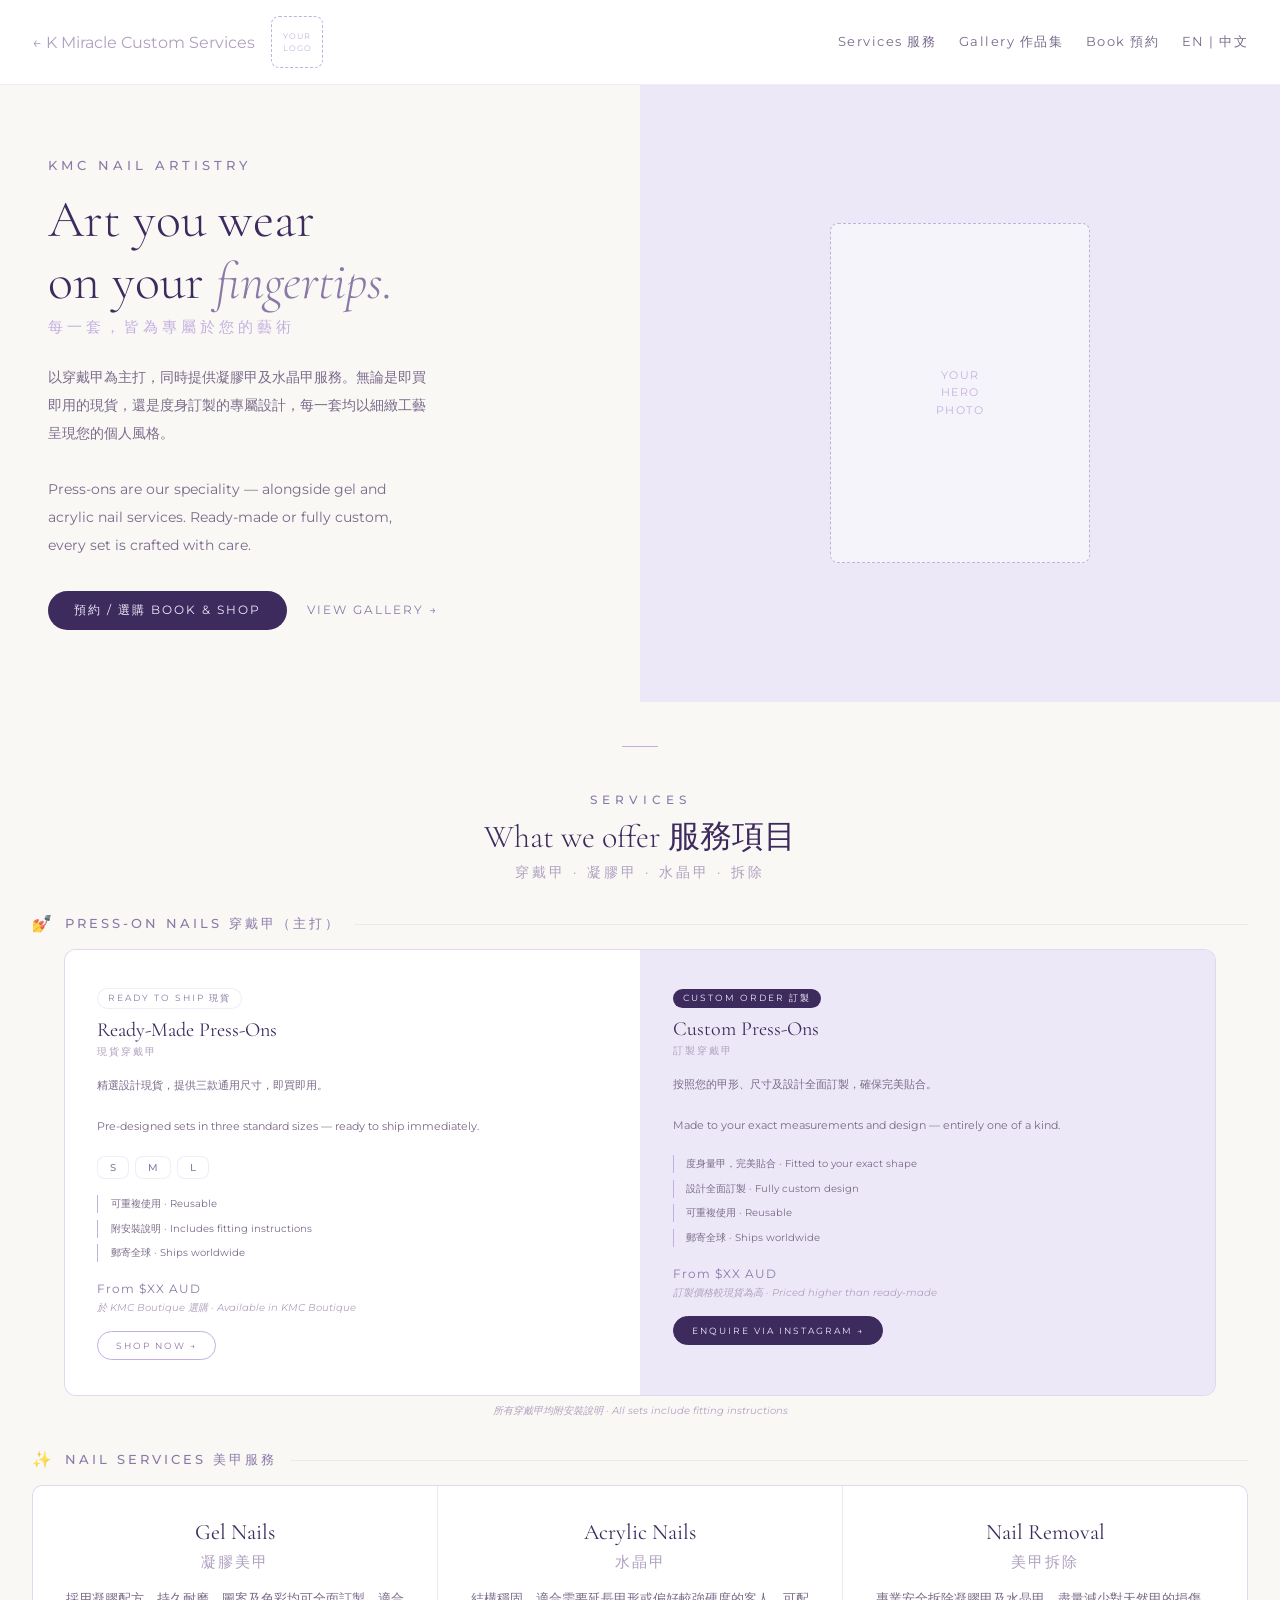
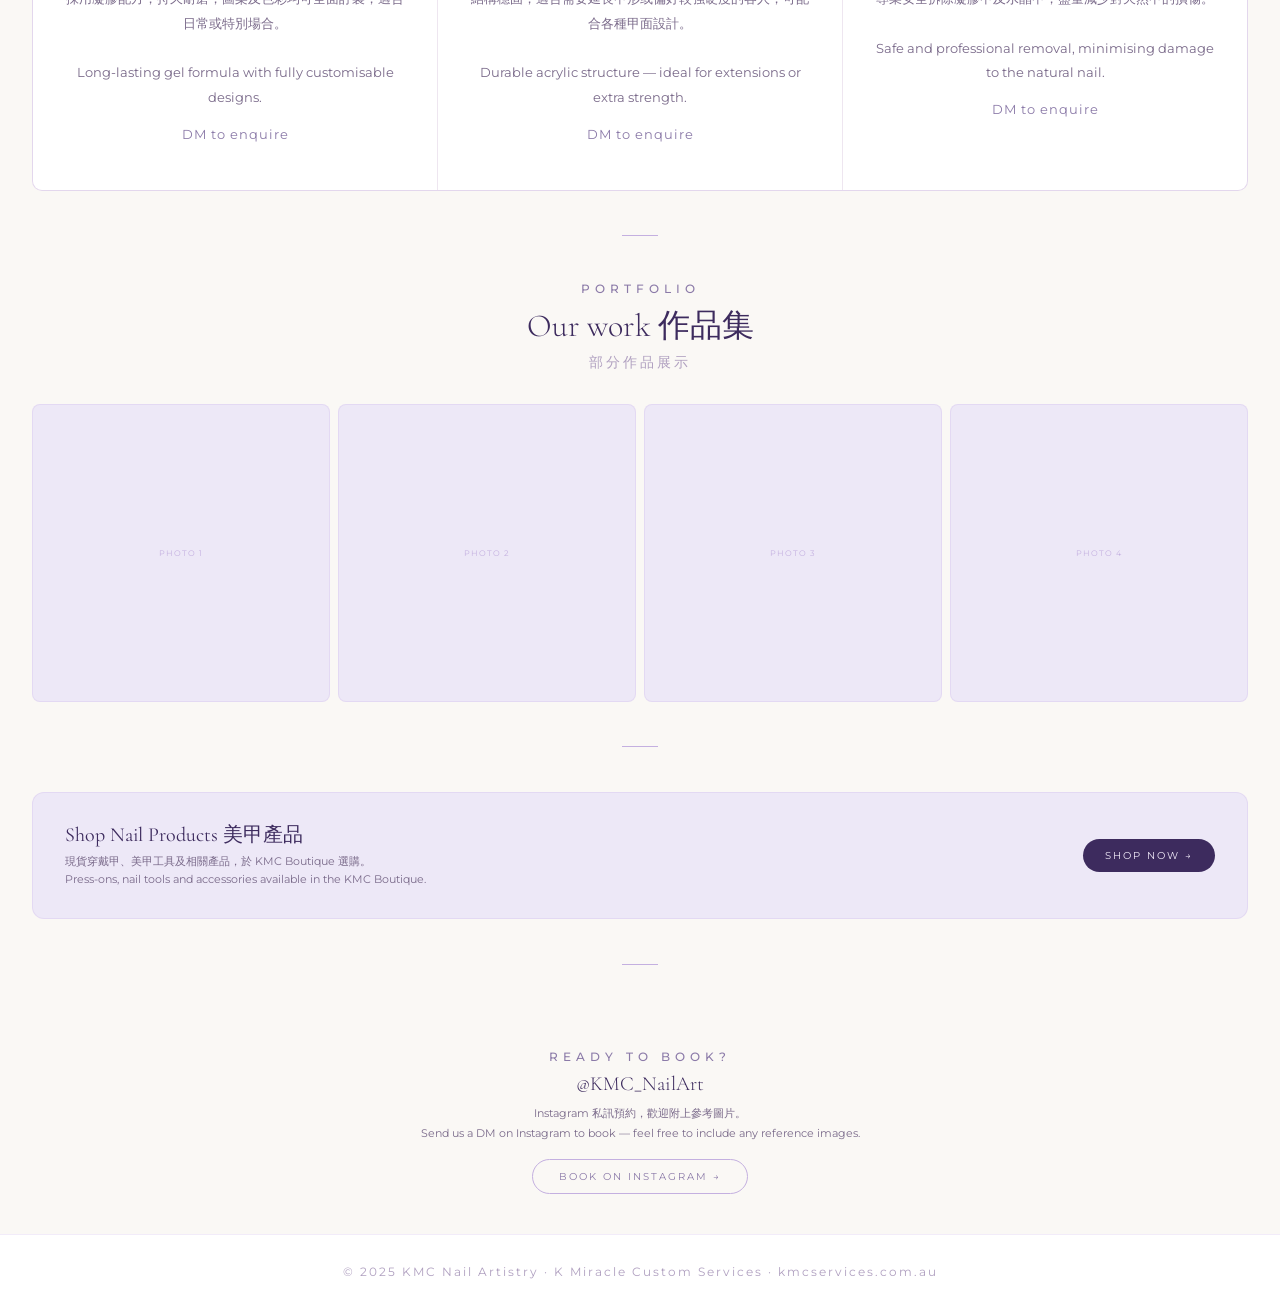
<file: nails/index.html>
<!DOCTYPE html>
<html lang="en">
<head>
  <meta charset="UTF-8"/>
  <meta name="viewport" content="width=device-width, initial-scale=1.0"/>
  <title>KMC Nail Artistry | K Miracle Custom Services</title>
  <link rel="stylesheet" href="https://cdnjs.cloudflare.com/ajax/libs/font-awesome/6.5.0/css/all.min.css"/>
  <link rel="stylesheet" href="../css/style.css"/>
  <style>
    body { background: var(--light-bg); color: var(--light-text); }

    /* NAV */
    .kmc-nav { background: var(--light-card); border-bottom: .5px solid var(--light-border); }
    .nav-back { color: var(--light-faint); }
    .nav-logo-ph { border: .5px dashed var(--light-lavender); }
    .nav-logo-ph span { color: var(--light-lavender); }
    .nav-hamburger span { background: var(--light-morandi); }
    .nav-links a { color: var(--light-muted); }
    .nav-links a:hover { color: var(--light-deep); }
    .nav-sep { background: var(--light-border); }
    .nav-drawer { background: var(--light-card); border-bottom: .5px solid var(--light-border); }
    .nav-drawer a { color: var(--light-muted); border-color: var(--light-border); }

    /* HERO */
    .hero-right { background: var(--light-soft-bg); }
    .hero-img-ph { border: .5px dashed var(--light-lavender); background: rgba(255,255,255,.5); }
    .hero-img-ph span { color: var(--light-lavender); }
    .hero-tag  { color: var(--light-morandi); }
    .hero-title { color: var(--light-deep); }
    .hero-title em { color: var(--light-morandi); }
    .hero-zh   { color: var(--light-lavender); }
    .hero-desc { color: var(--light-muted); }
    .btn-primary { background: var(--light-deep); color: #f0eaf8; border: none; }
    .btn-ghost   { color: var(--light-morandi); }

    /* SECTIONS */
    .sec-label { color: var(--light-morandi); }
    .sec-title { color: var(--light-deep); }
    .sec-zh    { color: var(--light-faint); }
    .divider   { background: var(--light-lavender); }
    .cat-label-text { color: var(--light-morandi); }
    .cat-line       { background: var(--light-border); }

    /* SVC GRID */
    .svc-grid { background: var(--light-border); border: .5px solid var(--light-border); }
    .svc { background: var(--light-card); }
    .svc-name    { color: var(--light-deep); }
    .svc-name-zh { color: var(--light-faint); }
    .svc-desc    { color: var(--light-muted); }
    .svc-price   { color: var(--light-morandi); }
    .svc-link    { color: var(--light-morandi); border-color: var(--light-lavender); }
    .badge { color: var(--light-morandi); border-color: var(--light-lavender); background: var(--light-soft-bg); }

    /* PRESS-ON */
    .press-grid { background: var(--light-border); border: .5px solid var(--light-border); }
    .press-card { background: var(--light-card); }
    .press-card.featured { background: var(--light-soft-bg); }
    .badge-ready  { background: #fff; color: var(--light-morandi); border: .5px solid var(--light-border); }
    .badge-custom { background: var(--light-deep); color: #f0eaf8; border: none; }
    .press-title    { color: var(--light-deep); }
    .press-title-zh { color: var(--light-faint); }
    .press-desc     { color: var(--light-muted); }
    .size-tag       { color: var(--light-morandi); background: #fff; border-color: var(--light-border); }
    .press-feature  { color: var(--light-muted); border-left-color: var(--light-lavender); }
    .press-price     { color: var(--light-morandi); }
    .press-price-note{ color: var(--light-faint); }
    .btn-shop    { color: var(--light-morandi); border-color: var(--light-lavender); }
    .btn-enquire { color: #f0eaf8; background: var(--light-deep); border-color: var(--light-deep); }
    .press-note { text-align: center; font-size: 10px; color: var(--light-faint); font-style: italic; margin-top: .5rem; }

    /* GALLERY */
    .gallery-grid { display: grid; grid-template-columns: repeat(4, minmax(0,1fr)); gap: 8px; margin: 0 var(--page-pad); }
    .gallery-item { aspect-ratio: 1; background: var(--light-soft-bg); border: .5px solid var(--light-border); border-radius: var(--radius-sm); display: flex; align-items: center; justify-content: center; overflow: hidden; }
    .gallery-item img { width: 100%; height: 100%; object-fit: cover; }
    .gallery-item span { font-size: 8px; letter-spacing: 1px; color: var(--light-lavender); text-align: center; }

    /* SHOP BANNER */
    .shop-banner { margin: 0 var(--page-pad); padding: 1.8rem 2rem; background: var(--light-soft-bg); border: .5px solid var(--light-border); border-radius: var(--radius-md); display: flex; justify-content: space-between; align-items: center; gap: 1rem; flex-wrap: wrap; }
    .shop-text-main { font-family: var(--serif); font-size: 20px; color: var(--light-deep); margin-bottom: .2rem; }
    .shop-text-sub  { font-size: 11px; color: var(--light-muted); line-height: 1.7; }
    .shop-btn { display: inline-block; font-size: 10px; letter-spacing: 2px; background: var(--light-deep); color: #f0eaf8; padding: 10px 22px; border-radius: 20px; text-transform: uppercase; white-space: nowrap; }

    /* IG CTA */
    .ig-section { text-align: center; padding: 2.5rem var(--page-pad); }
    .ig-handle  { font-family: var(--serif); font-size: 20px; font-weight: 300; color: var(--light-deep); margin: .5rem 0; }
    .ig-desc    { font-size: 11px; color: var(--light-muted); line-height: 1.8; }
    .ig-btn     { display: inline-flex; align-items: center; gap: 8px; font-size: 10px; letter-spacing: 2px; color: var(--light-morandi); border: .5px solid var(--light-lavender); padding: 10px 26px; border-radius: var(--radius-pill); text-transform: uppercase; margin-top: 1rem; }

    /* NOTICE */
    .notice { border-color: var(--light-lavender); background: var(--light-soft-bg); color: var(--light-muted); }
    .notice strong { color: var(--light-deep); }

    /* FOOTER */
    .site-footer { background: var(--light-card); border-top: .5px solid var(--light-border); color: var(--light-faint); }

    /* MOBILE */
    @media (max-width: 768px) {
      .gallery-grid { grid-template-columns: repeat(2, minmax(0,1fr)); }
      .shop-banner { flex-direction: column; align-items: flex-start; }
    }
    @media (max-width: 480px) {
      .gallery-grid { grid-template-columns: repeat(2, minmax(0,1fr)); }
    }
  </style>
</head>
<body>

<nav class="kmc-nav">
  <div class="nav-left">
    <a class="nav-back" href="../">← K Miracle Custom Services</a>
    <div class="nav-logo-ph"><span>YOUR<br>LOGO</span></div>
  </div>
  <div class="nav-links">
    <a href="#services">Services 服務</a>
    <a href="#gallery">Gallery 作品集</a>
    <a href="#book">Book 預約</a>
    <a href="#">EN | 中文</a>
  </div>
  <button class="nav-hamburger" onclick="document.getElementById('nailDrawer').classList.toggle('open')" aria-label="Menu">
    <span></span><span></span><span></span>
  </button>
</nav>
<div class="nav-drawer" id="nailDrawer">
  <a href="#services" onclick="this.closest('.nav-drawer').classList.remove('open')">Services 服務</a>
  <a href="#gallery" onclick="this.closest('.nav-drawer').classList.remove('open')">Gallery 作品集</a>
  <a href="#book" onclick="this.closest('.nav-drawer').classList.remove('open')">Book 預約</a>
  <a href="../">← K Miracle Custom Services</a>
</div>

<main>
  <section class="hero-split">
    <div class="hero-left">
      <div class="hero-tag">KMC Nail Artistry</div>
      <h1 class="hero-title">Art you wear<br>on your <em>fingertips.</em></h1>
      <div class="hero-zh">每一套，皆為專屬於您的藝術</div>
      <p class="hero-desc">以穿戴甲為主打，同時提供凝膠甲及水晶甲服務。無論是即買即用的現貨，還是度身訂製的專屬設計，每一套均以細緻工藝呈現您的個人風格。<br><br>Press-ons are our speciality — alongside gel and acrylic nail services. Ready-made or fully custom, every set is crafted with care.</p>
      <div>
        <a class="btn-primary" href="https://www.instagram.com/KMC_NailArt" target="_blank">預約 / 選購 Book & Shop</a>
        <a class="btn-ghost" href="#gallery">View Gallery →</a>
      </div>
    </div>
    <div class="hero-right">
      <div class="hero-img-ph"><span>YOUR<br>HERO<br>PHOTO</span></div>
    </div>
  </section>

  <div class="divider"></div>

  <section id="services">
    <div class="sec-label">Services</div>
    <div class="sec-title">What we offer 服務項目</div>
    <div class="sec-zh">穿戴甲 · 凝膠甲 · 水晶甲 · 拆除</div>

    <div class="cat-wrap">
      <div class="cat-header"><span class="cat-icon">💅</span><span class="cat-label-text">Press-On Nails 穿戴甲（主打）</span><div class="cat-line"></div></div>
      <div class="press-grid">
        <div class="press-card">
          <div class="badge badge-ready">Ready to Ship 現貨</div>
          <div class="press-title">Ready-Made Press-Ons</div>
          <div class="press-title-zh">現貨穿戴甲</div>
          <p class="press-desc">精選設計現貨，提供三款通用尺寸，即買即用。<br><br>Pre-designed sets in three standard sizes — ready to ship immediately.</p>
          <div class="size-row">
            <div class="size-tag">S</div><div class="size-tag">M</div><div class="size-tag">L</div>
          </div>
          <div class="press-features">
            <div class="press-feature">可重複使用 · Reusable</div>
            <div class="press-feature">附安裝說明 · Includes fitting instructions</div>
            <div class="press-feature">郵寄全球 · Ships worldwide</div>
          </div>
          <div class="press-price">From $XX AUD</div>
          <div class="press-price-note">於 KMC Boutique 選購 · Available in KMC Boutique</div>
          <a class="press-btn btn-shop" href="../boutique/">Shop Now →</a>
        </div>
        <div class="press-card featured">
          <div class="badge badge-custom">Custom Order 訂製</div>
          <div class="press-title">Custom Press-Ons</div>
          <div class="press-title-zh">訂製穿戴甲</div>
          <p class="press-desc">按照您的甲形、尺寸及設計全面訂製，確保完美貼合。<br><br>Made to your exact measurements and design — entirely one of a kind.</p>
          <div class="press-features">
            <div class="press-feature">度身量甲，完美貼合 · Fitted to your exact shape</div>
            <div class="press-feature">設計全面訂製 · Fully custom design</div>
            <div class="press-feature">可重複使用 · Reusable</div>
            <div class="press-feature">郵寄全球 · Ships worldwide</div>
          </div>
          <div class="press-price">From $XX AUD</div>
          <div class="press-price-note">訂製價格較現貨為高 · Priced higher than ready-made</div>
          <a class="press-btn btn-enquire" href="https://www.instagram.com/KMC_NailArt" target="_blank">Enquire via Instagram →</a>
        </div>
      </div>
      <p class="press-note">所有穿戴甲均附安裝說明 · All sets include fitting instructions</p>
    </div>

    <div class="cat-wrap">
      <div class="cat-header"><span class="cat-icon">✨</span><span class="cat-label-text">Nail Services 美甲服務</span><div class="cat-line"></div></div>
      <div class="svc-grid g3">
        <div class="svc">
          <div class="svc-name">Gel Nails</div><div class="svc-name-zh">凝膠美甲</div>
          <p class="svc-desc">採用凝膠配方，持久耐磨，圖案及色彩均可全面訂製，適合日常或特別場合。<br><br>Long-lasting gel formula with fully customisable designs.</p>
          <div class="svc-price-row"><span class="svc-price">DM to enquire</span></div>
        </div>
        <div class="svc">
          <div class="svc-name">Acrylic Nails</div><div class="svc-name-zh">水晶甲</div>
          <p class="svc-desc">結構穩固，適合需要延長甲形或偏好較強硬度的客人，可配合各種甲面設計。<br><br>Durable acrylic structure — ideal for extensions or extra strength.</p>
          <div class="svc-price-row"><span class="svc-price">DM to enquire</span></div>
        </div>
        <div class="svc">
          <div class="svc-name">Nail Removal</div><div class="svc-name-zh">美甲拆除</div>
          <p class="svc-desc">專業安全拆除凝膠甲及水晶甲，盡量減少對天然甲的損傷。<br><br>Safe and professional removal, minimising damage to the natural nail.</p>
          <div class="svc-price-row"><span class="svc-price">DM to enquire</span></div>
        </div>
      </div>
    </div>
  </section>

  <div class="divider"></div>

  <section id="gallery">
    <div class="sec-label">Portfolio</div>
    <div class="sec-title">Our work 作品集</div>
    <div class="sec-zh">部分作品展示</div>
    <div class="gallery-grid">
      <div class="gallery-item"><span>PHOTO 1</span></div>
      <div class="gallery-item"><span>PHOTO 2</span></div>
      <div class="gallery-item"><span>PHOTO 3</span></div>
      <div class="gallery-item"><span>PHOTO 4</span></div>
    </div>
  </section>

  <div class="divider"></div>

  <div class="shop-banner">
    <div>
      <div class="shop-text-main">Shop Nail Products 美甲產品</div>
      <p class="shop-text-sub">現貨穿戴甲、美甲工具及相關產品，於 KMC Boutique 選購。<br>Press-ons, nail tools and accessories available in the KMC Boutique.</p>
    </div>
    <a class="shop-btn" href="../boutique/">Shop Now →</a>
  </div>

  <div class="divider"></div>

  <section id="book" class="ig-section">
    <div class="sec-label">Ready to book?</div>
    <div class="ig-handle">@KMC_NailArt</div>
    <p class="ig-desc">Instagram 私訊預約，歡迎附上參考圖片。<br>Send us a DM on Instagram to book — feel free to include any reference images.</p>
    <a class="ig-btn" href="https://www.instagram.com/KMC_NailArt" target="_blank">Book on Instagram →</a>
  </section>
</main>

<footer class="site-footer">© 2025 KMC Nail Artistry · K Miracle Custom Services · kmcservices.com.au</footer>

<script>
document.addEventListener('keydown', function(e) {
  if (e.key === 'Escape') document.getElementById('nailDrawer').classList.remove('open');
});
</script>
</body>
</html>
</file>
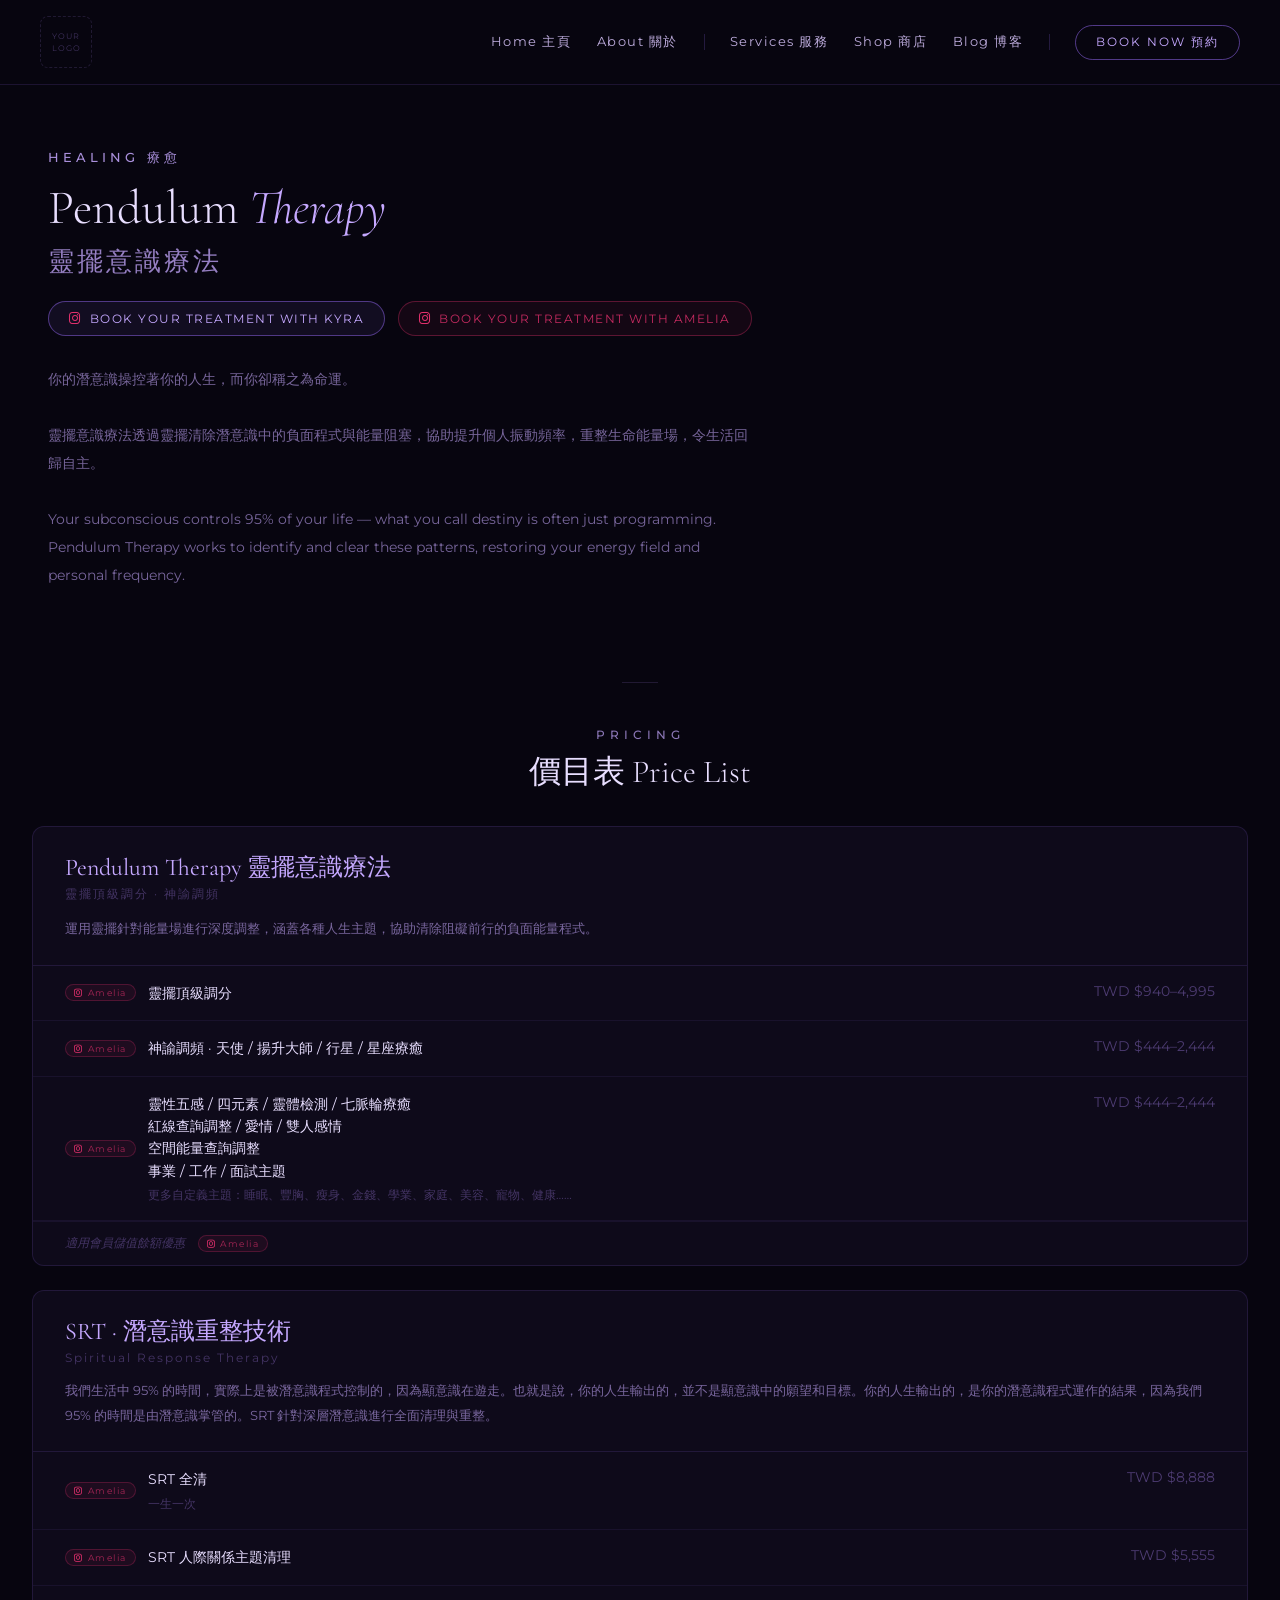
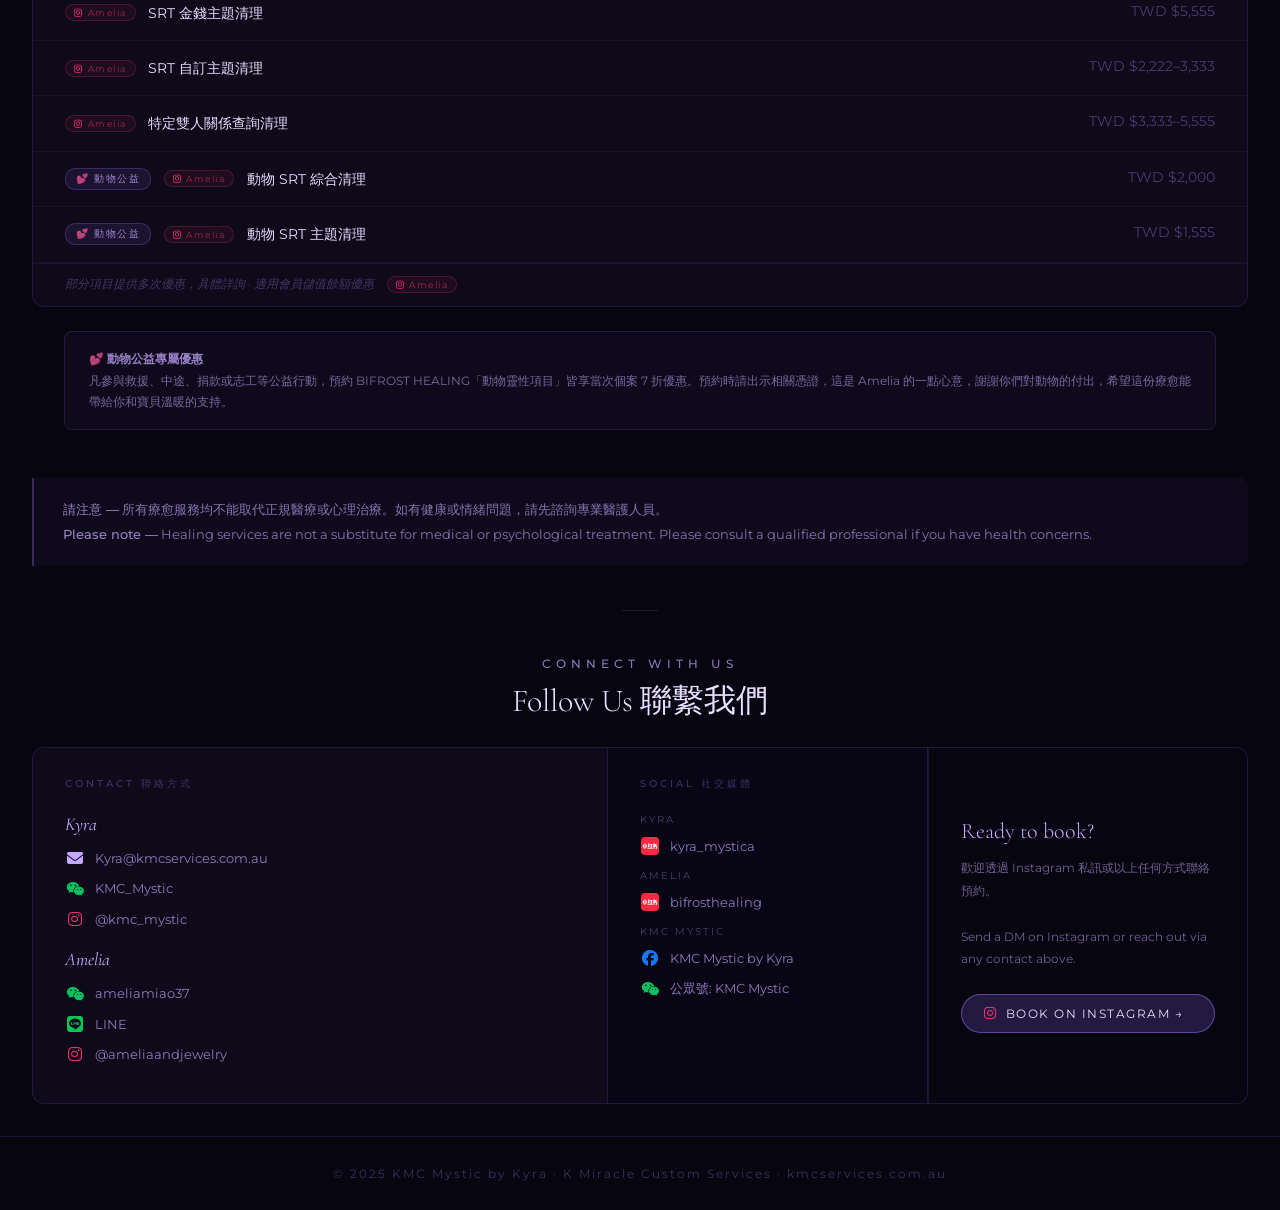
<file: mystic/pendulum.html>
<!DOCTYPE html>
<html lang="en">
<head>
  <meta charset="UTF-8"/>
  <meta name="viewport" content="width=device-width, initial-scale=1.0"/>
  <title>Pendulum Therapy 靈擺意識療法 | KMC Mystic by Kyra</title>
  <link rel="stylesheet" href="https://cdnjs.cloudflare.com/ajax/libs/font-awesome/6.5.0/css/all.min.css"/>
  <link rel="stylesheet" href="../css/style.css"/>
  <style>
    @import url('https://fonts.googleapis.com/css2?family=Cormorant+Garamond:ital,wght@0,300;0,400;1,300&family=Montserrat:wght@300;400;500&display=swap');
    *{box-sizing:border-box;margin:0;padding:0;}
    :root{--bg:#07050f;--card:#0e0a1a;--soft:#c5a8ff;--dim:rgba(180,140,255,0.38);--dimmer:rgba(180,140,255,0.15);--text:#e8deff;--muted:rgba(200,170,255,0.58);--faint:rgba(180,140,255,0.32);--border:rgba(155,110,255,0.14);--serif:'Cormorant Garamond',serif;--sans:'Montserrat',sans-serif;}
    body{font-family:var(--sans);background:var(--bg);color:var(--text);}
    a{text-decoration:none;color:inherit;}
    nav{display:flex;justify-content:space-between;align-items:center;padding:1rem 2.5rem;border-bottom:0.5px solid var(--border);}
    .nav-logo-ph{width:52px;height:52px;border:0.5px dashed var(--dimmer);border-radius:8px;display:flex;align-items:center;justify-content:center;}
    .nav-logo-ph span{font-size:8px;letter-spacing:1px;color:var(--faint);text-align:center;line-height:1.5;}
    .nav-links{display:flex;align-items:center;gap:1.6rem;}
    .nav-links a{font-size:13px;letter-spacing:1.5px;color:rgba(220,200,255,0.85);}
    .nav-sep{width:0.5px;height:16px;background:rgba(155,110,255,0.2);}
    .nav-book{color:var(--soft)!important;border:1px solid rgba(155,110,255,0.5)!important;padding:8px 20px;border-radius:24px;text-transform:uppercase;font-size:12px!important;letter-spacing:2px!important;}
    .divider{width:36px;height:0.5px;background:var(--dimmer);margin:2.8rem auto;}
    .sec-label{text-align:center;font-size:12px;letter-spacing:5px;color:rgba(197,168,255,0.7);text-transform:uppercase;margin-bottom:.5rem;font-weight:500;}
    .sec-title{text-align:center;font-family:var(--serif);font-size:32px;font-weight:300;color:var(--text);margin-bottom:.3rem;}
    .notice{padding:1.2rem 1.8rem;border-left:2px solid rgba(155,110,255,.3);background:rgba(155,110,255,.05);font-size:13px;color:rgba(200,170,255,.65);line-height:1.9;border-radius:0 8px 8px 0;}
    .notice strong{color:rgba(200,170,255,.75);font-weight:500;}
    .ci{display:flex;align-items:center;gap:10px;font-size:13px;color:rgba(200,170,255,.7);margin-bottom:.6rem;line-height:1.6;}
    .ci:hover{color:var(--soft);}
    .bi{width:20px;height:20px;display:flex;align-items:center;justify-content:center;flex-shrink:0;}
    .bi i{font-size:16px;}
    .bi img{width:18px;height:18px;border-radius:4px;object-fit:cover;display:block;}
    .fa-instagram{color:#E1306C;}.fa-facebook{color:#1877F2;}.fa-weixin{color:#07C160;}.fa-line{color:#06C755;}.fa-envelope{color:var(--soft);}
    footer{text-align:center;padding:1.8rem;border-top:.5px solid var(--border);font-size:12px;letter-spacing:2px;color:var(--faint);}
    .hero-sub{padding:4rem 3rem 2rem;}
    .hero-tag{font-size:13px;letter-spacing:4px;color:rgba(197,168,255,0.85);text-transform:uppercase;margin-bottom:.8rem;font-weight:500;}
    .hero-title{font-family:var(--serif);font-size:48px;font-weight:300;line-height:1.2;color:var(--text);margin-bottom:.4rem;}
    .hero-title em{color:var(--soft);font-style:italic;}
    .hero-zh{font-family:var(--serif);font-size:26px;font-weight:300;color:rgba(197,168,255,0.75);letter-spacing:3px;margin-bottom:1.4rem;}
    .book-credits{display:flex;flex-wrap:wrap;gap:.8rem;margin-bottom:1.8rem;}
    .credit-btn{display:inline-flex;align-items:center;gap:8px;font-size:12px;letter-spacing:1.5px;padding:9px 20px;border-radius:22px;text-transform:uppercase;}
    .credit-kyra{color:var(--soft);border:.5px solid rgba(155,110,255,.45);background:rgba(155,110,255,.08);}
    .credit-amelia{color:rgba(225,48,108,.85);border:.5px solid rgba(225,48,108,.35);background:rgba(225,48,108,.06);}
    .credit-btn i{font-size:13px;}
    .hero-desc{font-size:14px;line-height:2;color:var(--muted);max-width:700px;margin-bottom:1rem;}
    .price-section{margin:0 2rem 3rem;}
    .price-block{background:var(--card);border:.5px solid var(--border);border-radius:12px;overflow:hidden;margin-bottom:1.5rem;}
    .price-block-header{padding:1.5rem 2rem;border-bottom:.5px solid var(--border);}
    .price-block-title{font-family:var(--serif);font-size:24px;color:var(--soft);margin-bottom:.2rem;}
    .price-block-zh{font-size:12px;letter-spacing:2px;color:var(--faint);}
    .price-block-desc{font-size:13px;line-height:1.9;color:var(--muted);margin-top:.8rem;}
    .price-row{display:flex;justify-content:space-between;align-items:flex-start;padding:1rem 2rem;border-bottom:.5px solid rgba(155,110,255,.08);}
    .price-row:last-child{border-bottom:none;}
    .price-row-left{display:flex;align-items:center;gap:.8rem;flex:1;padding-right:1rem;flex-wrap:wrap;}
    .price-row-name{font-size:14px;color:var(--text);line-height:1.6;}
    .price-row-sub{font-size:12px;color:var(--faint);display:block;margin-top:.2rem;}
    .price-row-price{font-size:14px;color:var(--dim);white-space:nowrap;text-align:right;}
    .amelia-label{display:inline-flex;align-items:center;gap:4px;font-size:9px;letter-spacing:1.5px;color:rgba(225,48,108,.7);background:rgba(225,48,108,.08);border:.5px solid rgba(225,48,108,.25);padding:2px 8px;border-radius:10px;white-space:nowrap;flex-shrink:0;}
    .amelia-label i{font-size:9px;}
    .price-note-row{padding:.8rem 2rem;border-top:.5px solid rgba(155,110,255,.08);display:flex;align-items:center;gap:.8rem;flex-wrap:wrap;}
    .price-note{font-size:12px;color:var(--faint);font-style:italic;}
    .animal-tag{display:inline-flex;align-items:center;gap:5px;font-size:10px;letter-spacing:1.5px;color:rgba(197,168,255,.75);background:rgba(155,110,255,.1);border:.5px solid rgba(155,110,255,.25);padding:3px 10px;border-radius:10px;}
    .animal-welfare{margin:.8rem 2rem;padding:1rem 1.5rem;background:rgba(155,110,255,.05);border:.5px solid rgba(155,110,255,.15);border-radius:8px;font-size:12px;color:var(--muted);line-height:1.8;}
  </style>
</head>
<body>

<nav>
  <div class="nav-logo-ph"><span>YOUR<br>LOGO</span></div>
  <div class="nav-links">
    <a href="index.html">Home 主頁</a>
    <a href="index.html#about">About 關於</a>
    <div class="nav-sep"></div>
    <a href="index.html#services">Services 服務</a>
    <a href="#">Shop 商店</a>
    <a href="#">Blog 博客</a>
    <div class="nav-sep"></div>
    <a class="nav-book" href="https://www.instagram.com/KMC_Mystic" target="_blank">Book Now 預約</a>
  </div>
</nav>

<main>
  <div class="hero-sub">
    <div class="hero-tag">Healing 療愈</div>
    <h1 class="hero-title">Pendulum <em>Therapy</em></h1>
    <div class="hero-zh">靈擺意識療法</div>
    <div class="book-credits">
      <a class="credit-btn credit-kyra" href="https://www.instagram.com/kmc_mystic/" target="_blank"><i class="fa-brands fa-instagram"></i>Book your Treatment with Kyra</a>
      <a class="credit-btn credit-amelia" href="https://www.instagram.com/ameliaandjewelry/" target="_blank"><i class="fa-brands fa-instagram"></i>Book your Treatment with Amelia</a>
    </div>
    <p class="hero-desc">你的潛意識操控著你的人生，而你卻稱之為命運。<br><br>靈擺意識療法透過靈擺清除潛意識中的負面程式與能量阻塞，協助提升個人振動頻率，重整生命能量場，令生活回歸自主。<br><br>Your subconscious controls 95% of your life — what you call destiny is often just programming. Pendulum Therapy works to identify and clear these patterns, restoring your energy field and personal frequency.</p>
  </div>

  <div class="divider"></div>

  <div class="sec-label">Pricing</div>
  <div class="sec-title" style="margin-bottom:2rem;">價目表 Price List</div>

  <div class="price-section">

    <!-- Pendulum -->
    <div class="price-block">
      <div class="price-block-header">
        <div class="price-block-title">Pendulum Therapy 靈擺意識療法</div>
        <div class="price-block-zh">靈擺頂級調分 · 神諭調頻</div>
        <p class="price-block-desc">運用靈擺針對能量場進行深度調整，涵蓋各種人生主題，協助清除阻礙前行的負面能量程式。</p>
      </div>
      <div class="price-row">
        <div class="price-row-left"><span class="amelia-label"><i class="fa-brands fa-instagram"></i>Amelia</span><div class="price-row-name">靈擺頂級調分</div></div>
        <div class="price-row-price">TWD $940–4,995</div>
      </div>
      <div class="price-row">
        <div class="price-row-left"><span class="amelia-label"><i class="fa-brands fa-instagram"></i>Amelia</span><div class="price-row-name">神諭調頻 · 天使 / 揚升大師 / 行星 / 星座療癒</div></div>
        <div class="price-row-price">TWD $444–2,444</div>
      </div>
      <div class="price-row">
        <div class="price-row-left"><span class="amelia-label"><i class="fa-brands fa-instagram"></i>Amelia</span>
          <div class="price-row-name">靈性五感 / 四元素 / 靈體檢測 / 七脈輪療癒<br>紅線查詢調整 / 愛情 / 雙人感情<br>空間能量查詢調整<br>事業 / 工作 / 面試主題<br><span class="price-row-sub">更多自定義主題：睡眠、豐胸、瘦身、金錢、學業、家庭、美容、寵物、健康……</span></div>
        </div>
        <div class="price-row-price">TWD $444–2,444</div>
      </div>
      <div class="price-note-row">
        <span class="price-note">適用會員儲值餘額優惠</span>
        <span class="amelia-label"><i class="fa-brands fa-instagram"></i>Amelia</span>
      </div>
    </div>

    <!-- SRT -->
    <div class="price-block">
      <div class="price-block-header">
        <div class="price-block-title">SRT · 潛意識重整技術</div>
        <div class="price-block-zh">Spiritual Response Therapy</div>
        <p class="price-block-desc">我們生活中 95% 的時間，實際上是被潛意識程式控制的，因為顯意識在遊走。也就是說，你的人生輸出的，並不是顯意識中的願望和目標。你的人生輸出的，是你的潛意識程式運作的結果，因為我們 95% 的時間是由潛意識掌管的。SRT 針對深層潛意識進行全面清理與重整。</p>
      </div>
      <div class="price-row">
        <div class="price-row-left"><span class="amelia-label"><i class="fa-brands fa-instagram"></i>Amelia</span><div class="price-row-name">SRT 全清 <span class="price-row-sub">一生一次</span></div></div>
        <div class="price-row-price">TWD $8,888</div>
      </div>
      <div class="price-row">
        <div class="price-row-left"><span class="amelia-label"><i class="fa-brands fa-instagram"></i>Amelia</span><div class="price-row-name">SRT 人際關係主題清理</div></div>
        <div class="price-row-price">TWD $5,555</div>
      </div>
      <div class="price-row">
        <div class="price-row-left"><span class="amelia-label"><i class="fa-brands fa-instagram"></i>Amelia</span><div class="price-row-name">SRT 金錢主題清理</div></div>
        <div class="price-row-price">TWD $5,555</div>
      </div>
      <div class="price-row">
        <div class="price-row-left"><span class="amelia-label"><i class="fa-brands fa-instagram"></i>Amelia</span><div class="price-row-name">SRT 自訂主題清理</div></div>
        <div class="price-row-price">TWD $2,222–3,333</div>
      </div>
      <div class="price-row">
        <div class="price-row-left"><span class="amelia-label"><i class="fa-brands fa-instagram"></i>Amelia</span><div class="price-row-name">特定雙人關係查詢清理</div></div>
        <div class="price-row-price">TWD $3,333–5,555</div>
      </div>
      <!-- Animal SRT -->
      <div class="price-row">
        <div class="price-row-left">
          <span class="animal-tag">💕 動物公益</span>
          <span class="amelia-label"><i class="fa-brands fa-instagram"></i>Amelia</span>
          <div class="price-row-name">動物 SRT 綜合清理</div>
        </div>
        <div class="price-row-price">TWD $2,000</div>
      </div>
      <div class="price-row">
        <div class="price-row-left">
          <span class="animal-tag">💕 動物公益</span>
          <span class="amelia-label"><i class="fa-brands fa-instagram"></i>Amelia</span>
          <div class="price-row-name">動物 SRT 主題清理</div>
        </div>
        <div class="price-row-price">TWD $1,555</div>
      </div>
      <div class="price-note-row">
        <span class="price-note">部分項目提供多次優惠，具體詳詢 · 適用會員儲值餘額優惠</span>
        <span class="amelia-label"><i class="fa-brands fa-instagram"></i>Amelia</span>
      </div>
    </div>

    <div class="animal-welfare">
      <strong style="color:rgba(197,168,255,.75);">💕 動物公益專屬優惠</strong><br>
      凡參與救援、中途、捐款或志工等公益行動，預約 BIFROST HEALING「動物靈性項目」皆享當次個案 7 折優惠。預約時請出示相關憑證，這是 Amelia 的一點心意，謝謝你們對動物的付出，希望這份療愈能帶給你和寶貝溫暖的支持。
    </div>

  </div>

  <div style="margin:0 2rem 2rem;">
    <div class="notice">
      <strong>請注意 —</strong> 所有療愈服務均不能取代正規醫療或心理治療。如有健康或情緒問題，請先諮詢專業醫護人員。<br>
      <strong>Please note —</strong> Healing services are not a substitute for medical or psychological treatment. Please consult a qualified professional if you have health concerns.
    </div>
  </div>

  <!-- FOLLOW US -->
  <div class="divider"></div>
  <div style="padding:0 2rem;">
    <div class="sec-label">Connect with us</div>
    <div class="sec-title">Follow Us 聯繫我們</div>
  </div>
  <div style="margin:1.5rem 2rem 2rem;">
    <div style="background:#0e0a1a;border:0.5px solid rgba(155,110,255,0.14);border-radius:12px;overflow:hidden;">
      <div style="display:grid;grid-template-columns:1.8fr 1fr 1fr;gap:1px;background:rgba(155,110,255,0.14);">
        <div style="padding:1.8rem 2rem;background:#0e0a1a;">
          <div style="font-size:10px;letter-spacing:3px;color:rgba(180,140,255,0.32);text-transform:uppercase;margin-bottom:1.4rem;font-weight:500;">Contact 聯絡方式</div>
          <div style="font-family:'Cormorant Garamond',serif;font-size:18px;font-style:italic;color:#c5a8ff;margin-bottom:.8rem;">Kyra</div>
          <a class="ci" href="mailto:Kyra@kmcservices.com.au"><span class="bi"><i class="fa-solid fa-envelope"></i></span>Kyra@kmcservices.com.au</a>
          <div class="ci"><span class="bi"><i class="fa-brands fa-weixin"></i></span>KMC_Mystic</div>
          <a class="ci" href="https://www.instagram.com/kmc_mystic/" target="_blank"><span class="bi"><i class="fa-brands fa-instagram"></i></span>@kmc_mystic</a>
          <div style="font-family:'Cormorant Garamond',serif;font-size:18px;font-style:italic;color:#c5a8ff;margin-top:1.2rem;margin-bottom:.8rem;">Amelia</div>
          <div class="ci"><span class="bi"><i class="fa-brands fa-weixin"></i></span>ameliamiao37</div>
          <a class="ci" href="https://line.me/ti/p/J6MpvJ4Krr" target="_blank"><span class="bi"><i class="fa-brands fa-line"></i></span>LINE</a>
          <a class="ci" href="https://www.instagram.com/ameliaandjewelry/" target="_blank"><span class="bi"><i class="fa-brands fa-instagram"></i></span>@ameliaandjewelry</a>
        </div>
        <div style="padding:1.8rem 2rem;background:#080514;">
          <div style="font-size:10px;letter-spacing:3px;color:rgba(180,140,255,0.32);text-transform:uppercase;margin-bottom:1.4rem;font-weight:500;">Social 社交媒體</div>
          <span style="font-size:10px;letter-spacing:2px;color:rgba(197,168,255,.35);text-transform:uppercase;margin-bottom:.6rem;display:block;">Kyra</span>
          <a class="ci" href="https://xhslink.com/m/7CBWan9iznq" target="_blank"><span class="bi"><img src="xiaohongshu.png" alt="小紅書"/></span>kyra_mystica</a>
          <span style="font-size:10px;letter-spacing:2px;color:rgba(197,168,255,.35);text-transform:uppercase;margin-top:.8rem;margin-bottom:.6rem;display:block;">Amelia</span>
          <a class="ci" href="https://xhslink.com/m/7OP4Dt7wPjU" target="_blank"><span class="bi"><img src="xiaohongshu.png" alt="小紅書"/></span>bifrosthealing</a>
          <span style="font-size:10px;letter-spacing:2px;color:rgba(197,168,255,.35);text-transform:uppercase;margin-top:.8rem;margin-bottom:.6rem;display:block;">KMC Mystic</span>
          <a class="ci" href="https://www.facebook.com/KMCMystic/" target="_blank"><span class="bi"><i class="fa-brands fa-facebook"></i></span>KMC Mystic by Kyra</a>
          <div class="ci"><span class="bi"><i class="fa-brands fa-weixin"></i></span>公眾號: KMC Mystic</div>
        </div>
        <div style="padding:1.8rem 2rem;background:#07050f;display:flex;flex-direction:column;justify-content:center;border-left:0.5px solid rgba(155,110,255,0.14);">
          <div style="font-family:'Cormorant Garamond',serif;font-size:22px;color:#c5a8ff;margin-bottom:.8rem;font-weight:300;">Ready to book?</div>
          <div style="font-size:12px;color:rgba(200,170,255,.55);line-height:1.9;margin-bottom:1.4rem;">歡迎透過 Instagram 私訊或以上任何方式聯絡預約。<br><br>Send a DM on Instagram or reach out via any contact above.</div>
          <a style="display:inline-flex;align-items:center;gap:8px;font-size:12px;letter-spacing:1.5px;color:#e8deff;background:rgba(155,110,255,.2);border:1px solid rgba(155,110,255,.5);padding:11px 22px;border-radius:24px;text-transform:uppercase;text-decoration:none;" href="https://www.instagram.com/KMC_Mystic" target="_blank"><i class="fa-brands fa-instagram" style="color:#E1306C;font-size:14px;"></i>Book on Instagram →</a>
        </div>
      </div>
    </div>
  </div>
</main>

<footer>© 2025 KMC Mystic by Kyra · K Miracle Custom Services · kmcservices.com.au</footer>
</body>
</html>
</file>
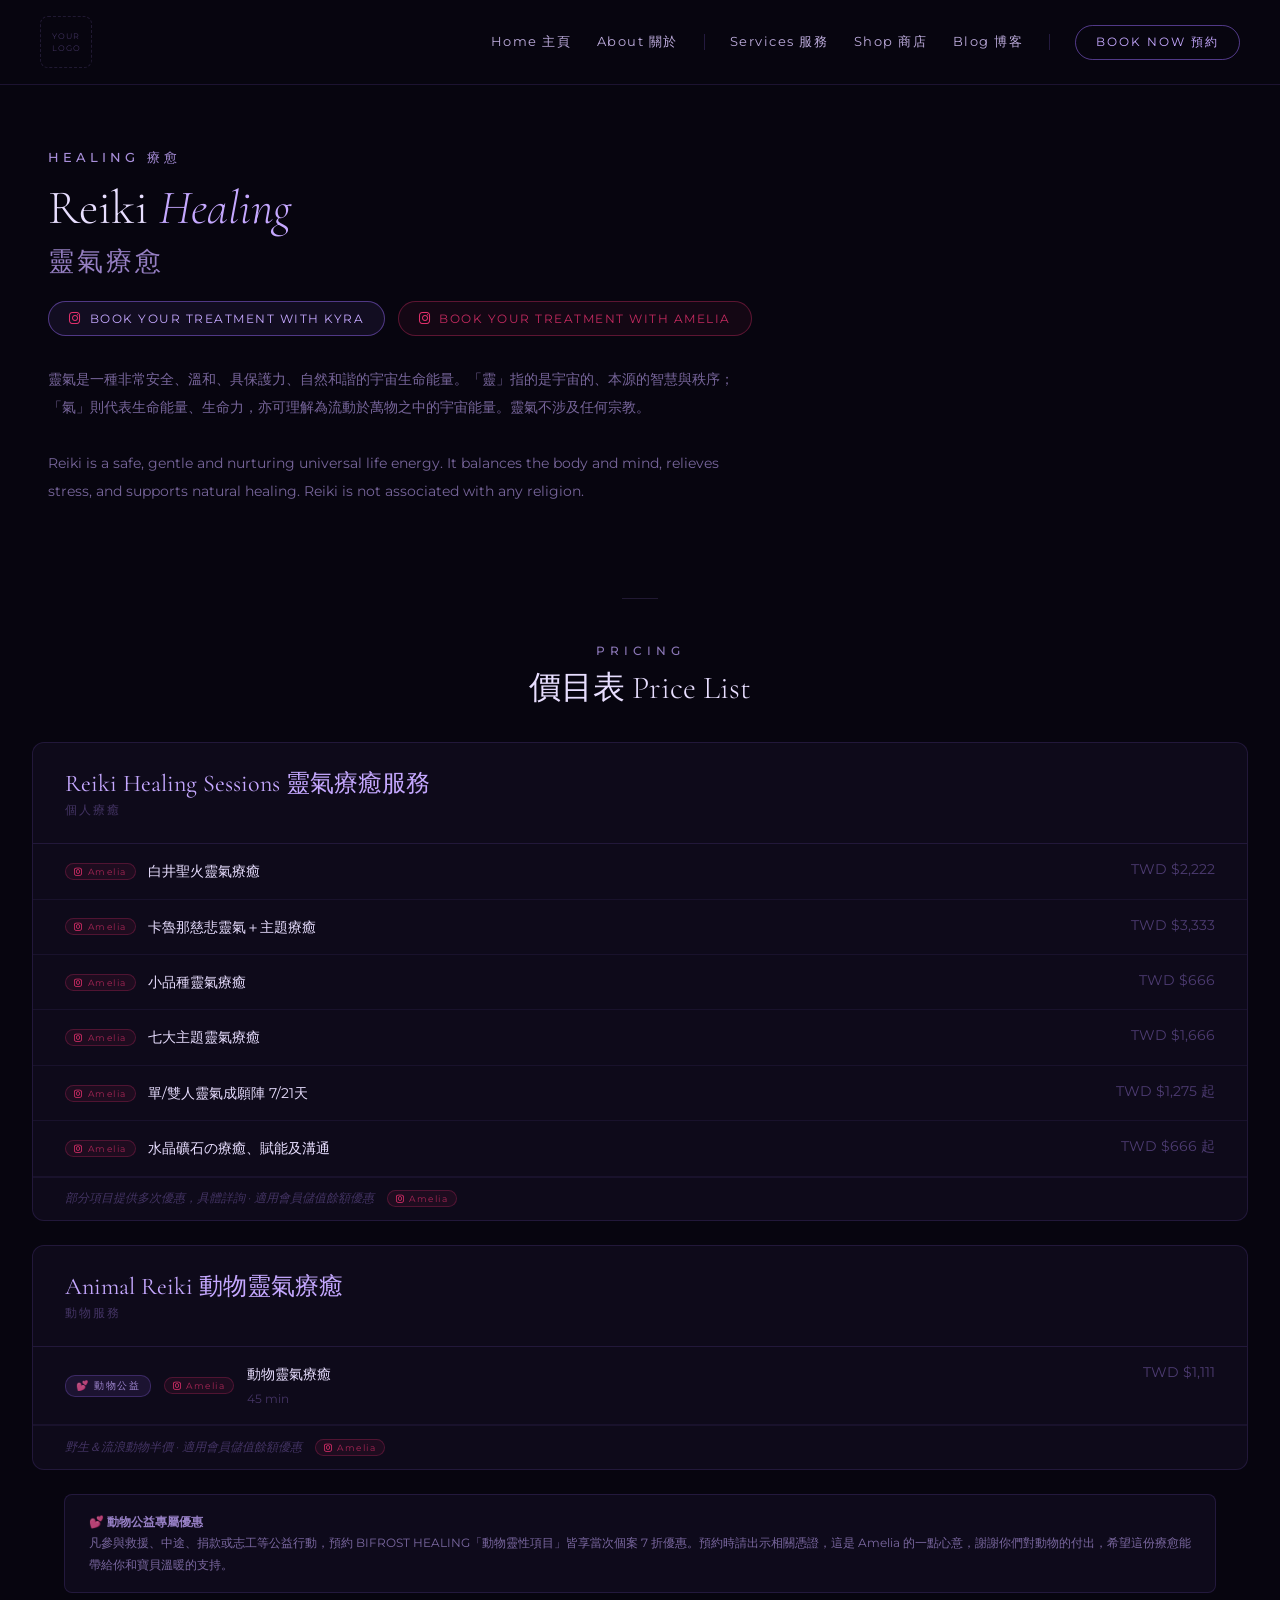
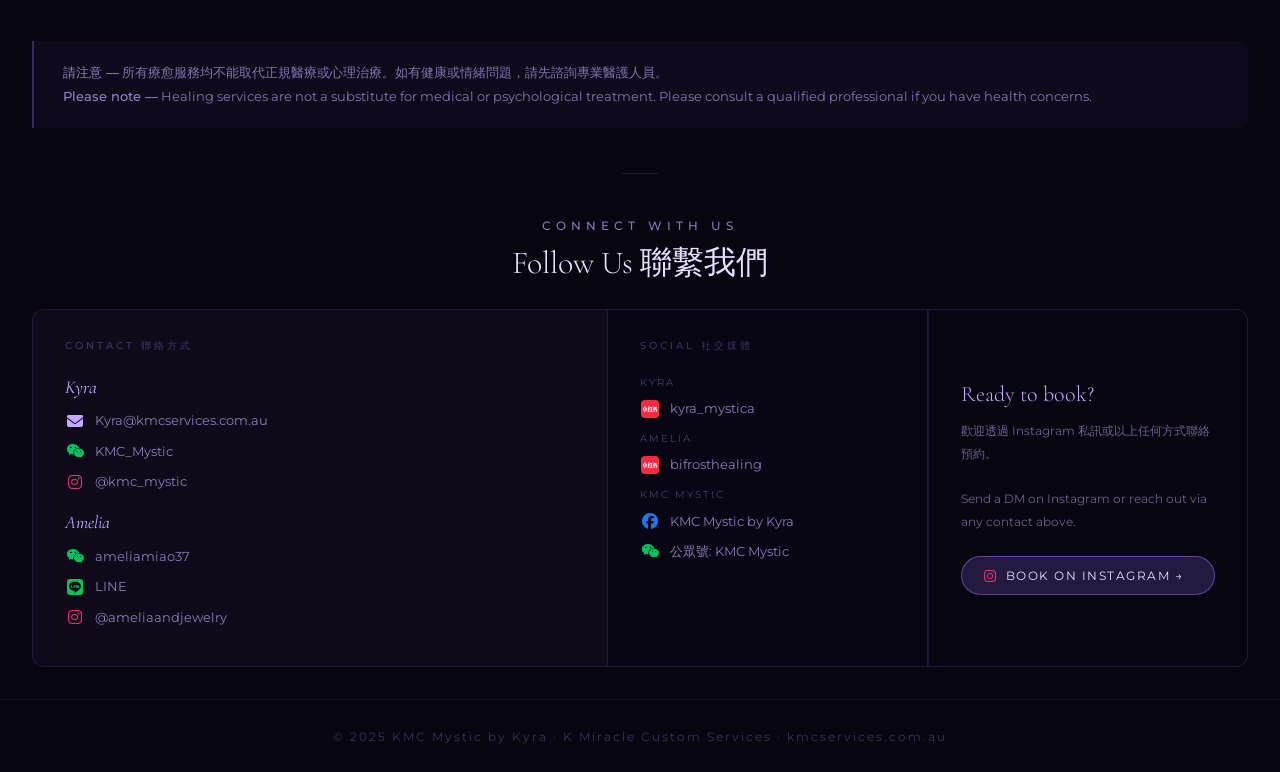
<file: mystic/reiki.html>
<!DOCTYPE html>
<html lang="en">
<head>
  <meta charset="UTF-8"/>
  <meta name="viewport" content="width=device-width, initial-scale=1.0"/>
  <title>Reiki Healing 靈氣療愈 | KMC Mystic by Kyra</title>
  <link rel="stylesheet" href="https://cdnjs.cloudflare.com/ajax/libs/font-awesome/6.5.0/css/all.min.css"/>
  <link rel="stylesheet" href="../css/style.css"/>
  <style>
    @import url('https://fonts.googleapis.com/css2?family=Cormorant+Garamond:ital,wght@0,300;0,400;1,300&family=Montserrat:wght@300;400;500&display=swap');
    *{box-sizing:border-box;margin:0;padding:0;}
    :root{--bg:#07050f;--card:#0e0a1a;--soft:#c5a8ff;--dim:rgba(180,140,255,0.38);--dimmer:rgba(180,140,255,0.15);--text:#e8deff;--muted:rgba(200,170,255,0.58);--faint:rgba(180,140,255,0.32);--border:rgba(155,110,255,0.14);--serif:'Cormorant Garamond',serif;--sans:'Montserrat',sans-serif;}
    body{font-family:var(--sans);background:var(--bg);color:var(--text);}
    a{text-decoration:none;color:inherit;}
    nav{display:flex;justify-content:space-between;align-items:center;padding:1rem 2.5rem;border-bottom:0.5px solid var(--border);}
    .nav-logo-ph{width:52px;height:52px;border:0.5px dashed var(--dimmer);border-radius:8px;display:flex;align-items:center;justify-content:center;}
    .nav-logo-ph span{font-size:8px;letter-spacing:1px;color:var(--faint);text-align:center;line-height:1.5;}
    .nav-links{display:flex;align-items:center;gap:1.6rem;}
    .nav-links a{font-size:13px;letter-spacing:1.5px;color:rgba(220,200,255,0.85);}
    .nav-sep{width:0.5px;height:16px;background:rgba(155,110,255,0.2);}
    .nav-book{color:var(--soft)!important;border:1px solid rgba(155,110,255,0.5)!important;padding:8px 20px;border-radius:24px;text-transform:uppercase;font-size:12px!important;letter-spacing:2px!important;}
    .divider{width:36px;height:0.5px;background:var(--dimmer);margin:2.8rem auto;}
    .sec-label{text-align:center;font-size:12px;letter-spacing:5px;color:rgba(197,168,255,0.7);text-transform:uppercase;margin-bottom:.5rem;font-weight:500;}
    .sec-title{text-align:center;font-family:var(--serif);font-size:32px;font-weight:300;color:var(--text);margin-bottom:.3rem;}
    .notice{padding:1.2rem 1.8rem;border-left:2px solid rgba(155,110,255,.3);background:rgba(155,110,255,.05);font-size:13px;color:rgba(200,170,255,.65);line-height:1.9;border-radius:0 8px 8px 0;}
    .notice strong{color:rgba(200,170,255,.75);font-weight:500;}
    .ci{display:flex;align-items:center;gap:10px;font-size:13px;color:rgba(200,170,255,.7);margin-bottom:.6rem;line-height:1.6;}
    .ci:hover{color:var(--soft);}
    .bi{width:20px;height:20px;display:flex;align-items:center;justify-content:center;flex-shrink:0;}
    .bi i{font-size:16px;}
    .bi img{width:18px;height:18px;border-radius:4px;object-fit:cover;display:block;}
    .fa-instagram{color:#E1306C;}.fa-facebook{color:#1877F2;}.fa-weixin{color:#07C160;}.fa-line{color:#06C755;}.fa-envelope{color:var(--soft);}
    footer{text-align:center;padding:1.8rem;border-top:.5px solid var(--border);font-size:12px;letter-spacing:2px;color:var(--faint);}

    /* PAGE SPECIFIC */
    .hero-sub{padding:4rem 3rem 2rem;}
    .hero-tag{font-size:13px;letter-spacing:4px;color:rgba(197,168,255,0.85);text-transform:uppercase;margin-bottom:.8rem;font-weight:500;}
    .hero-title{font-family:var(--serif);font-size:48px;font-weight:300;line-height:1.2;color:var(--text);margin-bottom:.4rem;}
    .hero-title em{color:var(--soft);font-style:italic;}
    .hero-zh{font-family:var(--serif);font-size:26px;font-weight:300;color:rgba(197,168,255,0.75);letter-spacing:3px;margin-bottom:1.4rem;}
    .book-credits{display:flex;flex-wrap:wrap;gap:.8rem;margin-bottom:1.8rem;}
    .credit-btn{display:inline-flex;align-items:center;gap:8px;font-size:12px;letter-spacing:1.5px;padding:9px 20px;border-radius:22px;text-transform:uppercase;}
    .credit-kyra{color:var(--soft);border:.5px solid rgba(155,110,255,.45);background:rgba(155,110,255,.08);}
    .credit-amelia{color:rgba(225,48,108,.85);border:.5px solid rgba(225,48,108,.35);background:rgba(225,48,108,.06);}
    .credit-btn i{font-size:13px;}
    .hero-desc{font-size:14px;line-height:2;color:var(--muted);max-width:700px;margin-bottom:1rem;}
    .price-section{margin:0 2rem 3rem;}
    .price-block{background:var(--card);border:.5px solid var(--border);border-radius:12px;overflow:hidden;margin-bottom:1.5rem;}
    .price-block-header{padding:1.5rem 2rem;border-bottom:.5px solid var(--border);}
    .price-block-title{font-family:var(--serif);font-size:24px;color:var(--soft);margin-bottom:.2rem;}
    .price-block-zh{font-size:12px;letter-spacing:2px;color:var(--faint);}
    .price-block-desc{font-size:13px;line-height:1.9;color:var(--muted);margin-top:.8rem;}
    .price-row{display:flex;justify-content:space-between;align-items:flex-start;padding:1rem 2rem;border-bottom:.5px solid rgba(155,110,255,.08);}
    .price-row:last-child{border-bottom:none;}
    .price-row-left{display:flex;align-items:center;gap:.8rem;flex:1;padding-right:1rem;}
    .price-row-name{font-size:14px;color:var(--text);line-height:1.6;}
    .price-row-sub{font-size:12px;color:var(--faint);display:block;margin-top:.2rem;}
    .price-row-price{font-size:14px;color:var(--dim);white-space:nowrap;text-align:right;}
    .amelia-label{display:inline-flex;align-items:center;gap:4px;font-size:9px;letter-spacing:1.5px;color:rgba(225,48,108,.7);background:rgba(225,48,108,.08);border:.5px solid rgba(225,48,108,.25);padding:2px 8px;border-radius:10px;white-space:nowrap;flex-shrink:0;}
    .amelia-label i{font-size:9px;}
    .price-note-row{padding:.8rem 2rem;border-top:.5px solid rgba(155,110,255,.08);display:flex;align-items:center;gap:.8rem;flex-wrap:wrap;}
    .price-note{font-size:12px;color:var(--faint);font-style:italic;}
    .animal-tag{display:inline-flex;align-items:center;gap:5px;font-size:10px;letter-spacing:1.5px;color:rgba(197,168,255,.75);background:rgba(155,110,255,.1);border:.5px solid rgba(155,110,255,.25);padding:3px 10px;border-radius:10px;}
    .animal-welfare{margin:.8rem 2rem;padding:1rem 1.5rem;background:rgba(155,110,255,.05);border:.5px solid rgba(155,110,255,.15);border-radius:8px;font-size:12px;color:var(--muted);line-height:1.8;}
  </style>
</head>
<body>

<nav>
  <div class="nav-logo-ph"><span>YOUR<br>LOGO</span></div>
  <div class="nav-links">
    <a href="index.html">Home 主頁</a>
    <a href="index.html#about">About 關於</a>
    <div class="nav-sep"></div>
    <a href="index.html#services">Services 服務</a>
    <a href="#">Shop 商店</a>
    <a href="#">Blog 博客</a>
    <div class="nav-sep"></div>
    <a class="nav-book" href="https://www.instagram.com/KMC_Mystic" target="_blank">Book Now 預約</a>
  </div>
</nav>

<main>
  <div class="hero-sub">
    <div class="hero-tag">Healing 療愈</div>
    <h1 class="hero-title">Reiki <em>Healing</em></h1>
    <div class="hero-zh">靈氣療愈</div>
    <div class="book-credits">
      <a class="credit-btn credit-kyra" href="https://www.instagram.com/kmc_mystic/" target="_blank"><i class="fa-brands fa-instagram"></i>Book your Treatment with Kyra</a>
      <a class="credit-btn credit-amelia" href="https://www.instagram.com/ameliaandjewelry/" target="_blank"><i class="fa-brands fa-instagram"></i>Book your Treatment with Amelia</a>
    </div>
    <p class="hero-desc">靈氣是一種非常安全、溫和、具保護力、自然和諧的宇宙生命能量。「靈」指的是宇宙的、本源的智慧與秩序；「氣」則代表生命能量、生命力，亦可理解為流動於萬物之中的宇宙能量。靈氣不涉及任何宗教。<br><br>Reiki is a safe, gentle and nurturing universal life energy. It balances the body and mind, relieves stress, and supports natural healing. Reiki is not associated with any religion.</p>
  </div>

  <div class="divider"></div>

  <div class="sec-label">Pricing</div>
  <div class="sec-title" style="margin-bottom:2rem;">價目表 Price List</div>

  <div class="price-section">
    <div class="price-block">
      <div class="price-block-header">
        <div class="price-block-title">Reiki Healing Sessions 靈氣療癒服務</div>
        <div class="price-block-zh">個人療癒</div>
      </div>
      <div class="price-row">
        <div class="price-row-left"><span class="amelia-label"><i class="fa-brands fa-instagram"></i>Amelia</span><div class="price-row-name">白井聖火靈氣療癒</div></div>
        <div class="price-row-price">TWD $2,222</div>
      </div>
      <div class="price-row">
        <div class="price-row-left"><span class="amelia-label"><i class="fa-brands fa-instagram"></i>Amelia</span><div class="price-row-name">卡魯那慈悲靈氣＋主題療癒</div></div>
        <div class="price-row-price">TWD $3,333</div>
      </div>
      <div class="price-row">
        <div class="price-row-left"><span class="amelia-label"><i class="fa-brands fa-instagram"></i>Amelia</span><div class="price-row-name">小品種靈氣療癒</div></div>
        <div class="price-row-price">TWD $666</div>
      </div>
      <div class="price-row">
        <div class="price-row-left"><span class="amelia-label"><i class="fa-brands fa-instagram"></i>Amelia</span><div class="price-row-name">七大主題靈氣療癒</div></div>
        <div class="price-row-price">TWD $1,666</div>
      </div>
      <div class="price-row">
        <div class="price-row-left"><span class="amelia-label"><i class="fa-brands fa-instagram"></i>Amelia</span><div class="price-row-name">單/雙人靈氣成願陣 7/21天</div></div>
        <div class="price-row-price">TWD $1,275 起</div>
      </div>
      <div class="price-row">
        <div class="price-row-left"><span class="amelia-label"><i class="fa-brands fa-instagram"></i>Amelia</span><div class="price-row-name">水晶礦石の療癒、賦能及溝通</div></div>
        <div class="price-row-price">TWD $666 起</div>
      </div>
      <div class="price-note-row">
        <span class="price-note">部分項目提供多次優惠，具體詳詢 · 適用會員儲值餘額優惠</span>
        <span class="amelia-label"><i class="fa-brands fa-instagram"></i>Amelia</span>
      </div>
    </div>

    <div class="price-block">
      <div class="price-block-header">
        <div class="price-block-title">Animal Reiki 動物靈氣療癒</div>
        <div class="price-block-zh">動物服務</div>
      </div>
      <div class="price-row">
        <div class="price-row-left">
          <span class="animal-tag">💕 動物公益</span>
          <span class="amelia-label"><i class="fa-brands fa-instagram"></i>Amelia</span>
          <div class="price-row-name">動物靈氣療癒 <span class="price-row-sub">45 min</span></div>
        </div>
        <div class="price-row-price">TWD $1,111</div>
      </div>
      <div class="price-note-row">
        <span class="price-note">野生＆流浪動物半價 · 適用會員儲值餘額優惠</span>
        <span class="amelia-label"><i class="fa-brands fa-instagram"></i>Amelia</span>
      </div>
    </div>

    <div class="animal-welfare">
      <strong style="color:rgba(197,168,255,.75);">💕 動物公益專屬優惠</strong><br>
      凡參與救援、中途、捐款或志工等公益行動，預約 BIFROST HEALING「動物靈性項目」皆享當次個案 7 折優惠。預約時請出示相關憑證，這是 Amelia 的一點心意，謝謝你們對動物的付出，希望這份療愈能帶給你和寶貝溫暖的支持。
    </div>
  </div>

  <div style="margin:0 2rem 2rem;">
    <div class="notice">
      <strong>請注意 —</strong> 所有療愈服務均不能取代正規醫療或心理治療。如有健康或情緒問題，請先諮詢專業醫護人員。<br>
      <strong>Please note —</strong> Healing services are not a substitute for medical or psychological treatment. Please consult a qualified professional if you have health concerns.
    </div>
  </div>

  <!-- FOLLOW US -->
  <div class="divider"></div>
  <div style="padding:0 2rem;">
    <div class="sec-label">Connect with us</div>
    <div class="sec-title">Follow Us 聯繫我們</div>
  </div>
  <div style="margin:1.5rem 2rem 2rem;">
    <div style="background:#0e0a1a;border:0.5px solid rgba(155,110,255,0.14);border-radius:12px;overflow:hidden;">
      <div style="display:grid;grid-template-columns:1.8fr 1fr 1fr;gap:1px;background:rgba(155,110,255,0.14);">
        <div style="padding:1.8rem 2rem;background:#0e0a1a;">
          <div style="font-size:10px;letter-spacing:3px;color:rgba(180,140,255,0.32);text-transform:uppercase;margin-bottom:1.4rem;font-weight:500;">Contact 聯絡方式</div>
          <div style="font-family:'Cormorant Garamond',serif;font-size:18px;font-style:italic;color:#c5a8ff;margin-bottom:.8rem;">Kyra</div>
          <a class="ci" href="mailto:Kyra@kmcservices.com.au"><span class="bi"><i class="fa-solid fa-envelope"></i></span>Kyra@kmcservices.com.au</a>
          <div class="ci"><span class="bi"><i class="fa-brands fa-weixin"></i></span>KMC_Mystic</div>
          <a class="ci" href="https://www.instagram.com/kmc_mystic/" target="_blank"><span class="bi"><i class="fa-brands fa-instagram"></i></span>@kmc_mystic</a>
          <div style="font-family:'Cormorant Garamond',serif;font-size:18px;font-style:italic;color:#c5a8ff;margin-top:1.2rem;margin-bottom:.8rem;">Amelia</div>
          <div class="ci"><span class="bi"><i class="fa-brands fa-weixin"></i></span>ameliamiao37</div>
          <a class="ci" href="https://line.me/ti/p/J6MpvJ4Krr" target="_blank"><span class="bi"><i class="fa-brands fa-line"></i></span>LINE</a>
          <a class="ci" href="https://www.instagram.com/ameliaandjewelry/" target="_blank"><span class="bi"><i class="fa-brands fa-instagram"></i></span>@ameliaandjewelry</a>
        </div>
        <div style="padding:1.8rem 2rem;background:#080514;">
          <div style="font-size:10px;letter-spacing:3px;color:rgba(180,140,255,0.32);text-transform:uppercase;margin-bottom:1.4rem;font-weight:500;">Social 社交媒體</div>
          <span style="font-size:10px;letter-spacing:2px;color:rgba(197,168,255,.35);text-transform:uppercase;margin-bottom:.6rem;display:block;">Kyra</span>
          <a class="ci" href="https://xhslink.com/m/7CBWan9iznq" target="_blank"><span class="bi"><img src="xiaohongshu.png" alt="小紅書"/></span>kyra_mystica</a>
          <span style="font-size:10px;letter-spacing:2px;color:rgba(197,168,255,.35);text-transform:uppercase;margin-top:.8rem;margin-bottom:.6rem;display:block;">Amelia</span>
          <a class="ci" href="https://xhslink.com/m/7OP4Dt7wPjU" target="_blank"><span class="bi"><img src="xiaohongshu.png" alt="小紅書"/></span>bifrosthealing</a>
          <span style="font-size:10px;letter-spacing:2px;color:rgba(197,168,255,.35);text-transform:uppercase;margin-top:.8rem;margin-bottom:.6rem;display:block;">KMC Mystic</span>
          <a class="ci" href="https://www.facebook.com/KMCMystic/" target="_blank"><span class="bi"><i class="fa-brands fa-facebook"></i></span>KMC Mystic by Kyra</a>
          <div class="ci"><span class="bi"><i class="fa-brands fa-weixin"></i></span>公眾號: KMC Mystic</div>
        </div>
        <div style="padding:1.8rem 2rem;background:#07050f;display:flex;flex-direction:column;justify-content:center;border-left:0.5px solid rgba(155,110,255,0.14);">
          <div style="font-family:'Cormorant Garamond',serif;font-size:22px;color:#c5a8ff;margin-bottom:.8rem;font-weight:300;">Ready to book?</div>
          <div style="font-size:12px;color:rgba(200,170,255,.55);line-height:1.9;margin-bottom:1.4rem;">歡迎透過 Instagram 私訊或以上任何方式聯絡預約。<br><br>Send a DM on Instagram or reach out via any contact above.</div>
          <a style="display:inline-flex;align-items:center;gap:8px;font-size:12px;letter-spacing:1.5px;color:#e8deff;background:rgba(155,110,255,.2);border:1px solid rgba(155,110,255,.5);padding:11px 22px;border-radius:24px;text-transform:uppercase;text-decoration:none;" href="https://www.instagram.com/KMC_Mystic" target="_blank"><i class="fa-brands fa-instagram" style="color:#E1306C;font-size:14px;"></i>Book on Instagram →</a>
        </div>
      </div>
    </div>
  </div>
</main>

<footer>© 2025 KMC Mystic by Kyra · K Miracle Custom Services · kmcservices.com.au</footer>
</body>
</html>
</file>
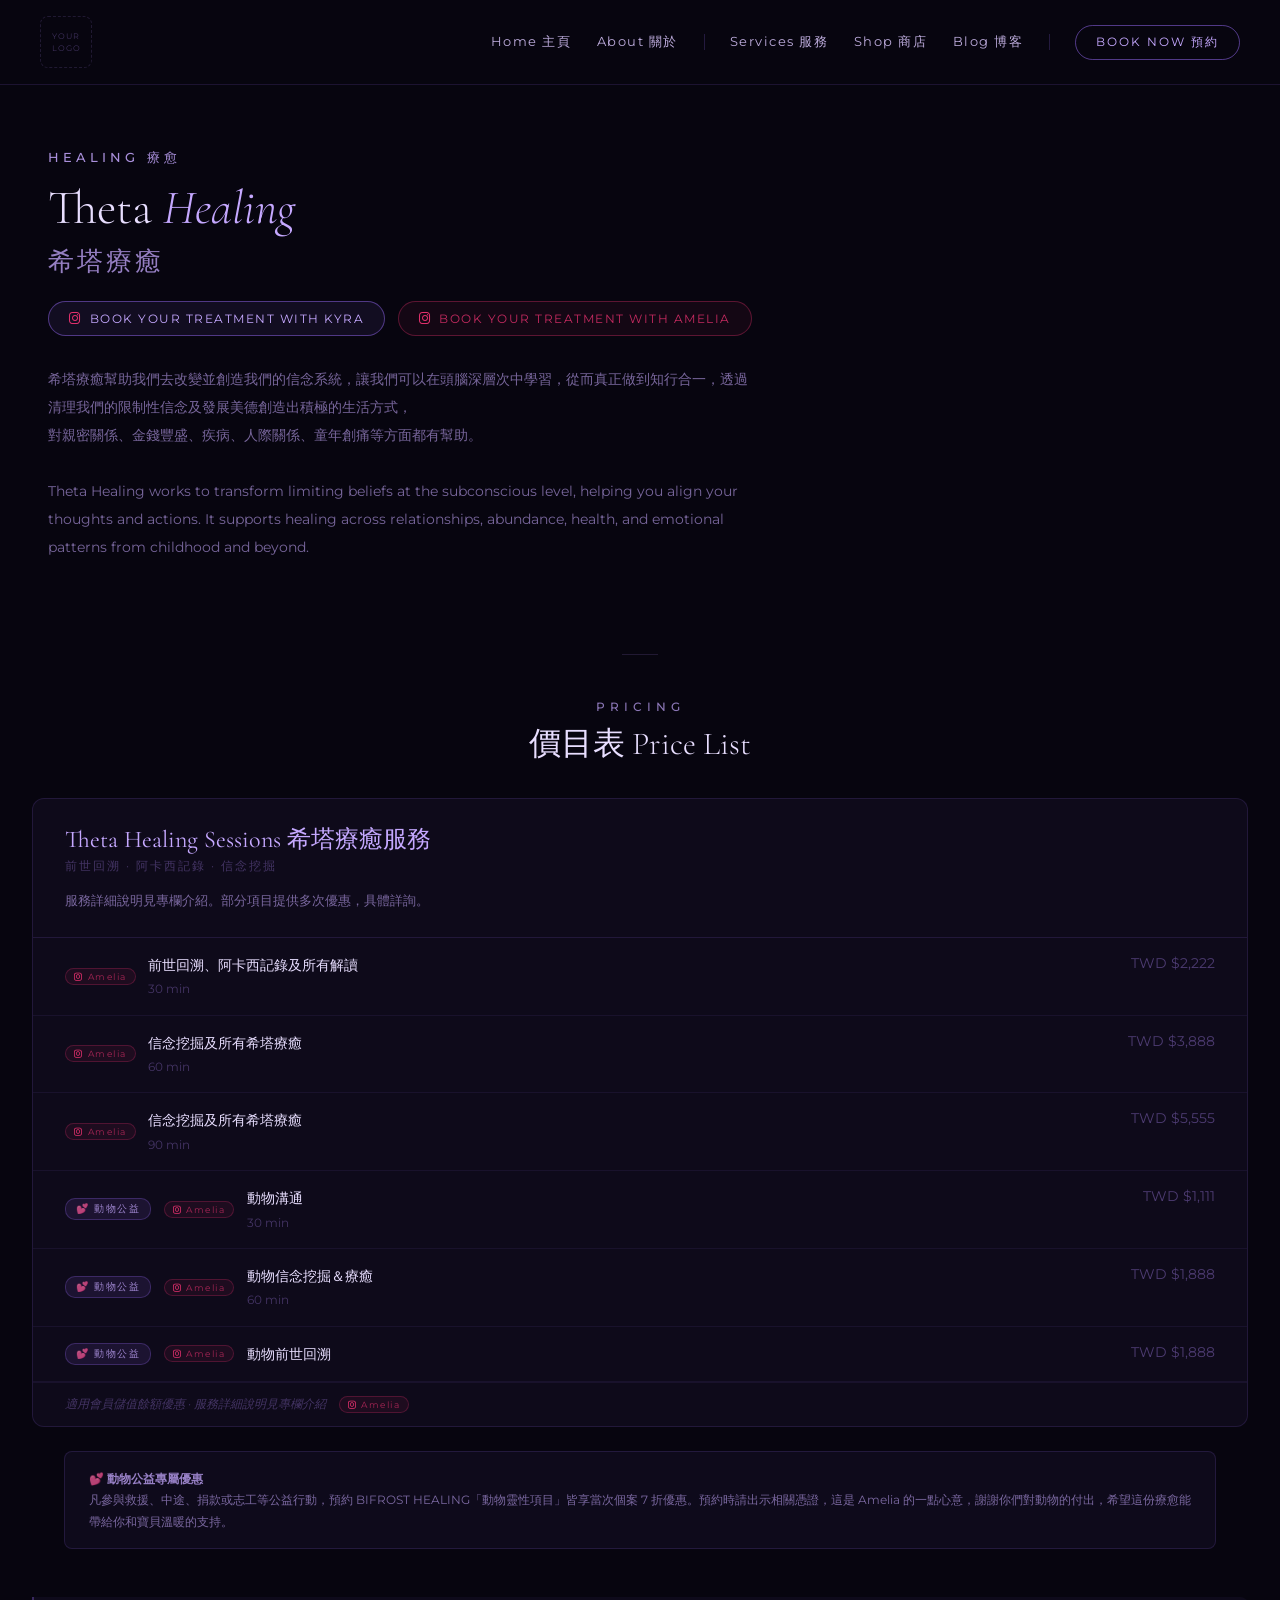
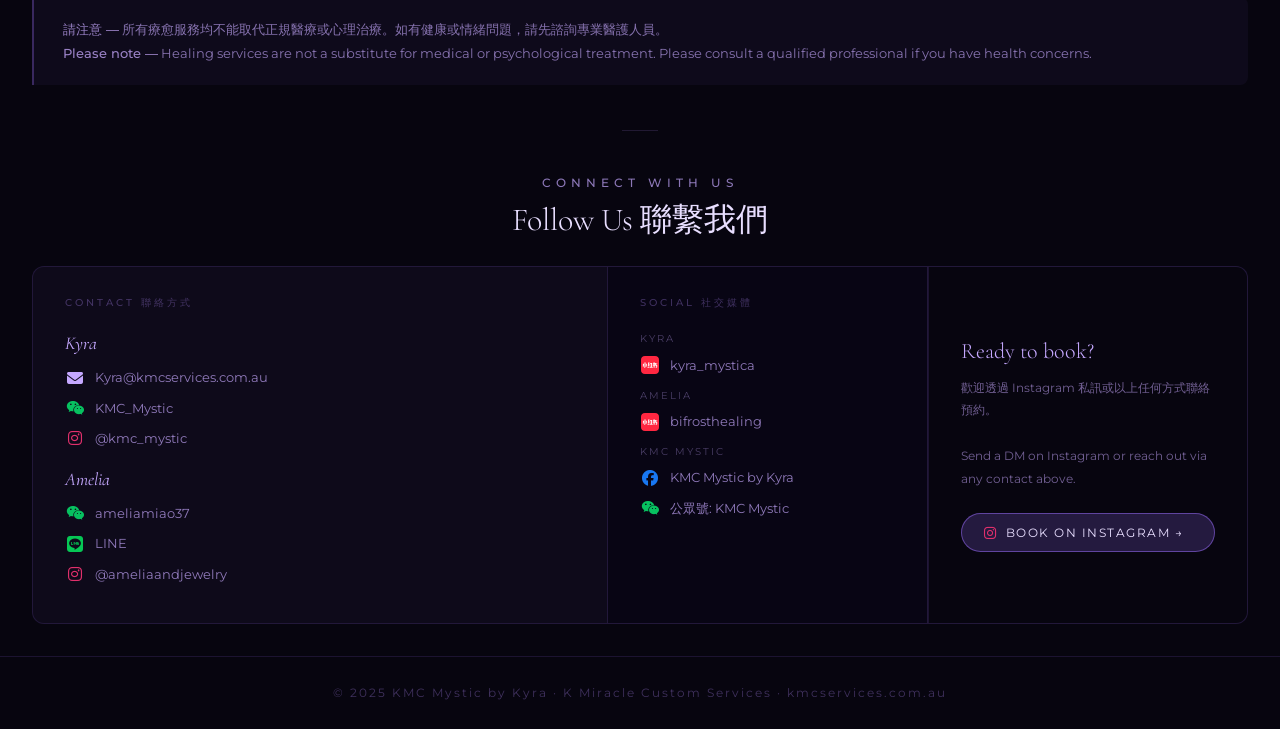
<file: mystic/theta.html>
<!DOCTYPE html>
<html lang="en">
<head>
  <meta charset="UTF-8"/>
  <meta name="viewport" content="width=device-width, initial-scale=1.0"/>
  <title>Theta Healing 希塔療癒 | KMC Mystic by Kyra</title>
  <link rel="stylesheet" href="https://cdnjs.cloudflare.com/ajax/libs/font-awesome/6.5.0/css/all.min.css"/>
  <link rel="stylesheet" href="../css/style.css"/>
  <style>
    @import url('https://fonts.googleapis.com/css2?family=Cormorant+Garamond:ital,wght@0,300;0,400;1,300&family=Montserrat:wght@300;400;500&display=swap');
    *{box-sizing:border-box;margin:0;padding:0;}
    :root{--bg:#07050f;--card:#0e0a1a;--soft:#c5a8ff;--dim:rgba(180,140,255,0.38);--dimmer:rgba(180,140,255,0.15);--text:#e8deff;--muted:rgba(200,170,255,0.58);--faint:rgba(180,140,255,0.32);--border:rgba(155,110,255,0.14);--serif:'Cormorant Garamond',serif;--sans:'Montserrat',sans-serif;}
    body{font-family:var(--sans);background:var(--bg);color:var(--text);}
    a{text-decoration:none;color:inherit;}
    nav{display:flex;justify-content:space-between;align-items:center;padding:1rem 2.5rem;border-bottom:0.5px solid var(--border);}
    .nav-logo-ph{width:52px;height:52px;border:0.5px dashed var(--dimmer);border-radius:8px;display:flex;align-items:center;justify-content:center;}
    .nav-logo-ph span{font-size:8px;letter-spacing:1px;color:var(--faint);text-align:center;line-height:1.5;}
    .nav-links{display:flex;align-items:center;gap:1.6rem;}
    .nav-links a{font-size:13px;letter-spacing:1.5px;color:rgba(220,200,255,0.85);}
    .nav-sep{width:0.5px;height:16px;background:rgba(155,110,255,0.2);}
    .nav-book{color:var(--soft)!important;border:1px solid rgba(155,110,255,0.5)!important;padding:8px 20px;border-radius:24px;text-transform:uppercase;font-size:12px!important;letter-spacing:2px!important;}
    .divider{width:36px;height:0.5px;background:var(--dimmer);margin:2.8rem auto;}
    .sec-label{text-align:center;font-size:12px;letter-spacing:5px;color:rgba(197,168,255,0.7);text-transform:uppercase;margin-bottom:.5rem;font-weight:500;}
    .sec-title{text-align:center;font-family:var(--serif);font-size:32px;font-weight:300;color:var(--text);margin-bottom:.3rem;}
    .notice{padding:1.2rem 1.8rem;border-left:2px solid rgba(155,110,255,.3);background:rgba(155,110,255,.05);font-size:13px;color:rgba(200,170,255,.65);line-height:1.9;border-radius:0 8px 8px 0;}
    .notice strong{color:rgba(200,170,255,.75);font-weight:500;}
    .ci{display:flex;align-items:center;gap:10px;font-size:13px;color:rgba(200,170,255,.7);margin-bottom:.6rem;line-height:1.6;}
    .ci:hover{color:var(--soft);}
    .bi{width:20px;height:20px;display:flex;align-items:center;justify-content:center;flex-shrink:0;}
    .bi i{font-size:16px;}
    .bi img{width:18px;height:18px;border-radius:4px;object-fit:cover;display:block;}
    .fa-instagram{color:#E1306C;}.fa-facebook{color:#1877F2;}.fa-weixin{color:#07C160;}.fa-line{color:#06C755;}.fa-envelope{color:var(--soft);}
    footer{text-align:center;padding:1.8rem;border-top:.5px solid var(--border);font-size:12px;letter-spacing:2px;color:var(--faint);}
    .hero-sub{padding:4rem 3rem 2rem;}
    .hero-tag{font-size:13px;letter-spacing:4px;color:rgba(197,168,255,0.85);text-transform:uppercase;margin-bottom:.8rem;font-weight:500;}
    .hero-title{font-family:var(--serif);font-size:48px;font-weight:300;line-height:1.2;color:var(--text);margin-bottom:.4rem;}
    .hero-title em{color:var(--soft);font-style:italic;}
    .hero-zh{font-family:var(--serif);font-size:26px;font-weight:300;color:rgba(197,168,255,0.75);letter-spacing:3px;margin-bottom:1.4rem;}
    .book-credits{display:flex;flex-wrap:wrap;gap:.8rem;margin-bottom:1.8rem;}
    .credit-btn{display:inline-flex;align-items:center;gap:8px;font-size:12px;letter-spacing:1.5px;padding:9px 20px;border-radius:22px;text-transform:uppercase;}
    .credit-kyra{color:var(--soft);border:.5px solid rgba(155,110,255,.45);background:rgba(155,110,255,.08);}
    .credit-amelia{color:rgba(225,48,108,.85);border:.5px solid rgba(225,48,108,.35);background:rgba(225,48,108,.06);}
    .credit-btn i{font-size:13px;}
    .hero-desc{font-size:14px;line-height:2;color:var(--muted);max-width:700px;margin-bottom:1rem;}
    .price-section{margin:0 2rem 3rem;}
    .price-block{background:var(--card);border:.5px solid var(--border);border-radius:12px;overflow:hidden;margin-bottom:1.5rem;}
    .price-block-header{padding:1.5rem 2rem;border-bottom:.5px solid var(--border);}
    .price-block-title{font-family:var(--serif);font-size:24px;color:var(--soft);margin-bottom:.2rem;}
    .price-block-zh{font-size:12px;letter-spacing:2px;color:var(--faint);}
    .price-block-desc{font-size:13px;line-height:1.9;color:var(--muted);margin-top:.8rem;}
    .price-row{display:flex;justify-content:space-between;align-items:flex-start;padding:1rem 2rem;border-bottom:.5px solid rgba(155,110,255,.08);}
    .price-row:last-child{border-bottom:none;}
    .price-row-left{display:flex;align-items:center;gap:.8rem;flex:1;padding-right:1rem;flex-wrap:wrap;}
    .price-row-name{font-size:14px;color:var(--text);line-height:1.6;}
    .price-row-sub{font-size:12px;color:var(--faint);display:block;margin-top:.2rem;}
    .price-row-price{font-size:14px;color:var(--dim);white-space:nowrap;text-align:right;}
    .amelia-label{display:inline-flex;align-items:center;gap:4px;font-size:9px;letter-spacing:1.5px;color:rgba(225,48,108,.7);background:rgba(225,48,108,.08);border:.5px solid rgba(225,48,108,.25);padding:2px 8px;border-radius:10px;white-space:nowrap;flex-shrink:0;}
    .amelia-label i{font-size:9px;}
    .price-note-row{padding:.8rem 2rem;border-top:.5px solid rgba(155,110,255,.08);display:flex;align-items:center;gap:.8rem;flex-wrap:wrap;}
    .price-note{font-size:12px;color:var(--faint);font-style:italic;}
    .animal-tag{display:inline-flex;align-items:center;gap:5px;font-size:10px;letter-spacing:1.5px;color:rgba(197,168,255,.75);background:rgba(155,110,255,.1);border:.5px solid rgba(155,110,255,.25);padding:3px 10px;border-radius:10px;}
    .animal-welfare{margin:.8rem 2rem;padding:1rem 1.5rem;background:rgba(155,110,255,.05);border:.5px solid rgba(155,110,255,.15);border-radius:8px;font-size:12px;color:var(--muted);line-height:1.8;}
  </style>
</head>
<body>

<nav>
  <div class="nav-logo-ph"><span>YOUR<br>LOGO</span></div>
  <div class="nav-links">
    <a href="index.html">Home 主頁</a>
    <a href="index.html#about">About 關於</a>
    <div class="nav-sep"></div>
    <a href="index.html#services">Services 服務</a>
    <a href="#">Shop 商店</a>
    <a href="#">Blog 博客</a>
    <div class="nav-sep"></div>
    <a class="nav-book" href="https://www.instagram.com/KMC_Mystic" target="_blank">Book Now 預約</a>
  </div>
</nav>

<main>
  <div class="hero-sub">
    <div class="hero-tag">Healing 療愈</div>
    <h1 class="hero-title">Theta <em>Healing</em></h1>
    <div class="hero-zh">希塔療癒</div>
    <div class="book-credits">
      <a class="credit-btn credit-kyra" href="https://www.instagram.com/kmc_mystic/" target="_blank"><i class="fa-brands fa-instagram"></i>Book your Treatment with Kyra</a>
      <a class="credit-btn credit-amelia" href="https://www.instagram.com/ameliaandjewelry/" target="_blank"><i class="fa-brands fa-instagram"></i>Book your Treatment with Amelia</a>
    </div>
    <p class="hero-desc">希塔療癒幫助我們去改變並創造我們的信念系統，讓我們可以在頭腦深層次中學習，從而真正做到知行合一，透過清理我們的限制性信念及發展美德創造出積極的生活方式，<br>對親密關係、金錢豐盛、疾病、人際關係、童年創痛等方面都有幫助。<br><br>Theta Healing works to transform limiting beliefs at the subconscious level, helping you align your thoughts and actions. It supports healing across relationships, abundance, health, and emotional patterns from childhood and beyond.</p>
  </div>

  <div class="divider"></div>

  <div class="sec-label">Pricing</div>
  <div class="sec-title" style="margin-bottom:2rem;">價目表 Price List</div>

  <div class="price-section">
    <div class="price-block">
      <div class="price-block-header">
        <div class="price-block-title">Theta Healing Sessions 希塔療癒服務</div>
        <div class="price-block-zh">前世回溯 · 阿卡西記錄 · 信念挖掘</div>
        <p class="price-block-desc">服務詳細說明見專欄介紹。部分項目提供多次優惠，具體詳詢。</p>
      </div>
      <div class="price-row">
        <div class="price-row-left"><span class="amelia-label"><i class="fa-brands fa-instagram"></i>Amelia</span><div class="price-row-name">前世回溯、阿卡西記錄及所有解讀 <span class="price-row-sub">30 min</span></div></div>
        <div class="price-row-price">TWD $2,222</div>
      </div>
      <div class="price-row">
        <div class="price-row-left"><span class="amelia-label"><i class="fa-brands fa-instagram"></i>Amelia</span><div class="price-row-name">信念挖掘及所有希塔療癒 <span class="price-row-sub">60 min</span></div></div>
        <div class="price-row-price">TWD $3,888</div>
      </div>
      <div class="price-row">
        <div class="price-row-left"><span class="amelia-label"><i class="fa-brands fa-instagram"></i>Amelia</span><div class="price-row-name">信念挖掘及所有希塔療癒 <span class="price-row-sub">90 min</span></div></div>
        <div class="price-row-price">TWD $5,555</div>
      </div>
      <!-- Animal Theta items -->
      <div class="price-row">
        <div class="price-row-left">
          <span class="animal-tag">💕 動物公益</span>
          <span class="amelia-label"><i class="fa-brands fa-instagram"></i>Amelia</span>
          <div class="price-row-name">動物溝通 <span class="price-row-sub">30 min</span></div>
        </div>
        <div class="price-row-price">TWD $1,111</div>
      </div>
      <div class="price-row">
        <div class="price-row-left">
          <span class="animal-tag">💕 動物公益</span>
          <span class="amelia-label"><i class="fa-brands fa-instagram"></i>Amelia</span>
          <div class="price-row-name">動物信念挖掘＆療癒 <span class="price-row-sub">60 min</span></div>
        </div>
        <div class="price-row-price">TWD $1,888</div>
      </div>
      <div class="price-row">
        <div class="price-row-left">
          <span class="animal-tag">💕 動物公益</span>
          <span class="amelia-label"><i class="fa-brands fa-instagram"></i>Amelia</span>
          <div class="price-row-name">動物前世回溯</div>
        </div>
        <div class="price-row-price">TWD $1,888</div>
      </div>
      <div class="price-note-row">
        <span class="price-note">適用會員儲值餘額優惠 · 服務詳細說明見專欄介紹</span>
        <span class="amelia-label"><i class="fa-brands fa-instagram"></i>Amelia</span>
      </div>
    </div>

    <div class="animal-welfare">
      <strong style="color:rgba(197,168,255,.75);">💕 動物公益專屬優惠</strong><br>
      凡參與救援、中途、捐款或志工等公益行動，預約 BIFROST HEALING「動物靈性項目」皆享當次個案 7 折優惠。預約時請出示相關憑證，這是 Amelia 的一點心意，謝謝你們對動物的付出，希望這份療愈能帶給你和寶貝溫暖的支持。
    </div>

  </div>

  <div style="margin:0 2rem 2rem;">
    <div class="notice">
      <strong>請注意 —</strong> 所有療愈服務均不能取代正規醫療或心理治療。如有健康或情緒問題，請先諮詢專業醫護人員。<br>
      <strong>Please note —</strong> Healing services are not a substitute for medical or psychological treatment. Please consult a qualified professional if you have health concerns.
    </div>
  </div>

  <!-- FOLLOW US -->
  <div class="divider"></div>
  <div style="padding:0 2rem;">
    <div class="sec-label">Connect with us</div>
    <div class="sec-title">Follow Us 聯繫我們</div>
  </div>
  <div style="margin:1.5rem 2rem 2rem;">
    <div style="background:#0e0a1a;border:0.5px solid rgba(155,110,255,0.14);border-radius:12px;overflow:hidden;">
      <div style="display:grid;grid-template-columns:1.8fr 1fr 1fr;gap:1px;background:rgba(155,110,255,0.14);">
        <div style="padding:1.8rem 2rem;background:#0e0a1a;">
          <div style="font-size:10px;letter-spacing:3px;color:rgba(180,140,255,0.32);text-transform:uppercase;margin-bottom:1.4rem;font-weight:500;">Contact 聯絡方式</div>
          <div style="font-family:'Cormorant Garamond',serif;font-size:18px;font-style:italic;color:#c5a8ff;margin-bottom:.8rem;">Kyra</div>
          <a class="ci" href="mailto:Kyra@kmcservices.com.au"><span class="bi"><i class="fa-solid fa-envelope"></i></span>Kyra@kmcservices.com.au</a>
          <div class="ci"><span class="bi"><i class="fa-brands fa-weixin"></i></span>KMC_Mystic</div>
          <a class="ci" href="https://www.instagram.com/kmc_mystic/" target="_blank"><span class="bi"><i class="fa-brands fa-instagram"></i></span>@kmc_mystic</a>
          <div style="font-family:'Cormorant Garamond',serif;font-size:18px;font-style:italic;color:#c5a8ff;margin-top:1.2rem;margin-bottom:.8rem;">Amelia</div>
          <div class="ci"><span class="bi"><i class="fa-brands fa-weixin"></i></span>ameliamiao37</div>
          <a class="ci" href="https://line.me/ti/p/J6MpvJ4Krr" target="_blank"><span class="bi"><i class="fa-brands fa-line"></i></span>LINE</a>
          <a class="ci" href="https://www.instagram.com/ameliaandjewelry/" target="_blank"><span class="bi"><i class="fa-brands fa-instagram"></i></span>@ameliaandjewelry</a>
        </div>
        <div style="padding:1.8rem 2rem;background:#080514;">
          <div style="font-size:10px;letter-spacing:3px;color:rgba(180,140,255,0.32);text-transform:uppercase;margin-bottom:1.4rem;font-weight:500;">Social 社交媒體</div>
          <span style="font-size:10px;letter-spacing:2px;color:rgba(197,168,255,.35);text-transform:uppercase;margin-bottom:.6rem;display:block;">Kyra</span>
          <a class="ci" href="https://xhslink.com/m/7CBWan9iznq" target="_blank"><span class="bi"><img src="xiaohongshu.png" alt="小紅書"/></span>kyra_mystica</a>
          <span style="font-size:10px;letter-spacing:2px;color:rgba(197,168,255,.35);text-transform:uppercase;margin-top:.8rem;margin-bottom:.6rem;display:block;">Amelia</span>
          <a class="ci" href="https://xhslink.com/m/7OP4Dt7wPjU" target="_blank"><span class="bi"><img src="xiaohongshu.png" alt="小紅書"/></span>bifrosthealing</a>
          <span style="font-size:10px;letter-spacing:2px;color:rgba(197,168,255,.35);text-transform:uppercase;margin-top:.8rem;margin-bottom:.6rem;display:block;">KMC Mystic</span>
          <a class="ci" href="https://www.facebook.com/KMCMystic/" target="_blank"><span class="bi"><i class="fa-brands fa-facebook"></i></span>KMC Mystic by Kyra</a>
          <div class="ci"><span class="bi"><i class="fa-brands fa-weixin"></i></span>公眾號: KMC Mystic</div>
        </div>
        <div style="padding:1.8rem 2rem;background:#07050f;display:flex;flex-direction:column;justify-content:center;border-left:0.5px solid rgba(155,110,255,0.14);">
          <div style="font-family:'Cormorant Garamond',serif;font-size:22px;color:#c5a8ff;margin-bottom:.8rem;font-weight:300;">Ready to book?</div>
          <div style="font-size:12px;color:rgba(200,170,255,.55);line-height:1.9;margin-bottom:1.4rem;">歡迎透過 Instagram 私訊或以上任何方式聯絡預約。<br><br>Send a DM on Instagram or reach out via any contact above.</div>
          <a style="display:inline-flex;align-items:center;gap:8px;font-size:12px;letter-spacing:1.5px;color:#e8deff;background:rgba(155,110,255,.2);border:1px solid rgba(155,110,255,.5);padding:11px 22px;border-radius:24px;text-transform:uppercase;text-decoration:none;" href="https://www.instagram.com/KMC_Mystic" target="_blank"><i class="fa-brands fa-instagram" style="color:#E1306C;font-size:14px;"></i>Book on Instagram →</a>
        </div>
      </div>
    </div>
  </div>
</main>

<footer>© 2025 KMC Mystic by Kyra · K Miracle Custom Services · kmcservices.com.au</footer>
</body>
</html>
</file>
<file: css/style.css>
@import url('https://fonts.googleapis.com/css2?family=Cormorant+Garamond:ital,wght@0,300;0,400;1,300&family=Montserrat:wght@300;400;500&display=swap');

/* ── RESET ───────────────────────────────────────── */
*, *::before, *::after { box-sizing: border-box; margin: 0; padding: 0; }
img { max-width: 100%; display: block; }
a { text-decoration: none; color: inherit; }

/* ── CSS VARIABLES ───────────────────────────────── */
:root {
  --serif: 'Cormorant Garamond', serif;
  --sans:  'Montserrat', sans-serif;

  /* Dark theme (Mystic / Main) */
  --dark-bg:     #07050f;
  --dark-card:   #0e0a1a;
  --dark-mid:    #110d1f;
  --dark-text:   #e8deff;
  --dark-muted:  rgba(200,170,255,0.58);
  --dark-dim:    rgba(180,140,255,0.38);
  --dark-dimmer: rgba(180,140,255,0.15);
  --dark-soft:   #c5a8ff;
  --dark-faint:  rgba(180,140,255,0.32);
  --dark-border: rgba(155,110,255,0.14);

  /* Light theme (Nail) */
  --light-bg:       #faf8f5;
  --light-card:     #ffffff;
  --light-soft-bg:  #ede8f7;
  --light-deep:     #3d2b5e;
  --light-morandi:  #8b7aa8;
  --light-lavender: #c4b0e0;
  --light-text:     #2e2040;
  --light-muted:    #7a6a8a;
  --light-faint:    #b0a0c0;
  --light-border:   rgba(180,150,220,0.18);

  /* Spacing */
  --page-pad: 2rem;
  --radius-sm: 8px;
  --radius-md: 12px;
  --radius-pill: 24px;
}

/* ── BASE ────────────────────────────────────────── */
body { font-family: var(--sans); -webkit-text-size-adjust: 100%; }

/* ── SHARED NAV ──────────────────────────────────── */
.kmc-nav {
  display: flex;
  justify-content: space-between;
  align-items: center;
  padding: 1rem var(--page-pad);
  position: relative;
}
.nav-left  { display: flex; align-items: center; gap: 1rem; }
.nav-logo-ph {
  width: 52px; height: 52px;
  border-radius: var(--radius-sm);
  display: flex; align-items: center; justify-content: center;
  flex-shrink: 0;
}
.nav-logo-ph span { font-size: 8px; letter-spacing: 1px; text-align: center; line-height: 1.5; }
.nav-logo-ph img  { width: 100%; height: 100%; object-fit: contain; border-radius: var(--radius-sm); }

/* Desktop nav links */
.nav-links {
  display: flex;
  align-items: center;
  gap: 1.4rem;
}
.nav-links a { font-size: 13px; letter-spacing: 1.5px; transition: color .2s; }
.nav-sep { width: 0.5px; height: 16px; }
.nav-book {
  font-size: 12px !important;
  letter-spacing: 2px !important;
  padding: 8px 20px;
  border-radius: var(--radius-pill);
  text-transform: uppercase;
  border-width: 1px !important;
  border-style: solid !important;
}

/* Hamburger (hidden on desktop) */
.nav-hamburger {
  display: none;
  flex-direction: column;
  gap: 5px;
  cursor: pointer;
  padding: 4px;
  background: none;
  border: none;
}
.nav-hamburger span {
  display: block;
  width: 22px;
  height: 1.5px;
  border-radius: 2px;
  transition: all .3s;
}

/* Mobile nav drawer */
.nav-drawer {
  display: none;
  flex-direction: column;
  gap: 0;
  position: absolute;
  top: 100%;
  left: 0; right: 0;
  z-index: 200;
  padding: 1rem var(--page-pad) 1.5rem;
}
.nav-drawer.open { display: flex; }
.nav-drawer a {
  font-size: 14px;
  letter-spacing: 1.5px;
  padding: .7rem 0;
  border-bottom: 0.5px solid;
}
.nav-drawer a:last-child { border-bottom: none; }
.nav-drawer .nav-book-mobile {
  margin-top: .8rem;
  display: inline-flex;
  align-items: center;
  gap: 8px;
  font-size: 13px;
  letter-spacing: 2px;
  padding: 10px 24px;
  border-radius: var(--radius-pill);
  text-transform: uppercase;
  border: 1px solid;
  width: fit-content;
}

/* ── HERO (shared) ───────────────────────────────── */
.hero-split {
  display: grid;
  grid-template-columns: 1fr 1fr;
  min-height: 460px;
}
.hero-left { padding: 4.5rem var(--page-pad) 4.5rem 3rem; display: flex; flex-direction: column; justify-content: center; }
.hero-tag  { font-size: 13px; letter-spacing: 4px; text-transform: uppercase; margin-bottom: 1rem; font-weight: 500; }
.hero-title{ font-family: var(--serif); font-size: 52px; font-weight: 300; line-height: 1.2; margin-bottom: .2rem; }
.hero-title em { font-style: italic; }
.hero-zh   { font-size: 15px; letter-spacing: 4px; margin-bottom: 1.6rem; }
.hero-desc { font-size: 14px; line-height: 2; margin-bottom: 2rem; max-width: 380px; }
.hero-right{ display: flex; align-items: center; justify-content: center; }
.hero-img-ph {
  width: 260px; height: 340px;
  border-radius: var(--radius-sm);
  display: flex; align-items: center; justify-content: center;
}
.hero-img-ph span { font-size: 11px; letter-spacing: 1.5px; text-align: center; line-height: 1.6; }

/* ── BUTTONS ─────────────────────────────────────── */
.btn-primary {
  display: inline-block;
  font-size: 12px; letter-spacing: 2px;
  padding: 11px 26px;
  border-radius: var(--radius-pill);
  text-transform: uppercase;
  margin-right: 1rem;
}
.btn-ghost { font-size: 12px; letter-spacing: 2px; text-transform: uppercase; }

/* ── SECTION LABELS ──────────────────────────────── */
.sec-label {
  text-align: center;
  font-size: 12px; letter-spacing: 5px;
  text-transform: uppercase;
  margin-bottom: .5rem;
  font-weight: 500;
}
.sec-title {
  text-align: center;
  font-family: var(--serif);
  font-size: 32px; font-weight: 300;
  margin-bottom: .3rem;
}
.sec-zh {
  text-align: center;
  font-size: 14px; letter-spacing: 3px;
  margin-bottom: 2rem;
}

/* ── CAT HEADER ──────────────────────────────────── */
.cat-wrap { margin: 0 var(--page-pad) 2rem; }
.cat-header { display: flex; align-items: center; gap: .8rem; margin-bottom: 1rem; }
.cat-icon { font-size: 16px; opacity: .8; }
.cat-label-text { font-size: 13px; letter-spacing: 3px; text-transform: uppercase; font-weight: 500; white-space: nowrap; }
.cat-line { flex: 1; height: .5px; }

/* ── SERVICE GRID ────────────────────────────────── */
.svc-grid { display: grid; gap: 1px; border-radius: 10px; overflow: hidden; }
.svc-grid.g3 { grid-template-columns: repeat(3, minmax(0,1fr)); }
.svc-grid.g2 { grid-template-columns: repeat(2, minmax(0,1fr)); }
.svc { padding: 2rem 1.8rem; text-align: center; transition: background .2s; }
.svc.coming { opacity: .5; }
.svc-name    { font-family: var(--serif); font-size: 22px; margin-bottom: .3rem; line-height: 1.3; }
.svc-name-zh { font-size: 15px; letter-spacing: 2px; margin-bottom: .9rem; font-weight: 500; }
.svc-desc    { font-size: 13px; line-height: 1.9; margin-bottom: 1rem; }
.svc-price-row { display: flex; align-items: center; justify-content: center; gap: .6rem; margin-bottom: 1rem; flex-wrap: wrap; }
.svc-price { font-size: 13px; letter-spacing: 1px; }
.svc-link  { display: inline-block; font-size: 11px; letter-spacing: 2px; padding: 5px 14px; border-radius: 20px; text-transform: uppercase; border-width: .5px; border-style: solid; }
.badge { display: inline-block; font-size: 9px; letter-spacing: 2px; padding: 3px 10px; border-radius: 12px; text-transform: uppercase; margin-bottom: .6rem; border-width: .5px; border-style: solid; }

/* ── DIVIDER ─────────────────────────────────────── */
.divider { width: 36px; height: .5px; margin: 2.8rem auto; }

/* ── NOTICE ──────────────────────────────────────── */
.notice {
  padding: 1.2rem 1.8rem;
  border-left: 2px solid;
  font-size: 13px;
  line-height: 1.9;
  border-radius: 0 8px 8px 0;
}
.notice strong { font-weight: 500; }

/* ── ABOUT GRID ──────────────────────────────────── */
.about-grid {
  display: grid;
  grid-template-columns: 1fr 1fr;
  gap: 1px;
  margin: 0 var(--page-pad);
  border-radius: var(--radius-md);
  overflow: hidden;
}
.about-card { padding: 2.5rem; }
.about-img {
  width: 90px; height: 90px;
  border-radius: 50%;
  object-fit: cover;
  object-position: center top;
  margin-bottom: 1.2rem;
}
.about-img-ph {
  width: 90px; height: 90px;
  border-radius: 50%;
  display: flex; align-items: center; justify-content: center;
  margin-bottom: 1.2rem;
}
.about-img-ph span { font-size: 8px; letter-spacing: 1px; text-align: center; line-height: 1.4; }
.about-role  { font-size: 10px; letter-spacing: 3px; text-transform: uppercase; margin-bottom: .3rem; }
.about-name  { font-family: var(--serif); font-size: 28px; font-weight: 300; margin-bottom: .15rem; }
.about-name em { font-style: italic; }
.about-name-zh { font-size: 11px; letter-spacing: 3px; margin-bottom: 1rem; }
.about-text  { font-size: 13px; line-height: 2; }
.about-text p { margin-bottom: 1rem; }
.about-text p:last-child { margin-bottom: 0; }
.about-btns  { display: flex; flex-wrap: wrap; gap: .6rem; margin-top: 1.2rem; }
.dm-btn {
  display: inline-flex; align-items: center; gap: 8px;
  font-size: 11px; letter-spacing: 1.5px;
  padding: 8px 18px; border-radius: 20px;
  text-transform: uppercase;
  border-width: .5px; border-style: solid;
}
.dm-btn i { font-size: 14px; }
.wechat-btn {
  display: inline-flex; align-items: center; gap: 8px;
  font-size: 11px; letter-spacing: 1.5px;
  padding: 8px 18px; border-radius: 20px;
  text-transform: uppercase; cursor: pointer; background: none;
  border-width: .5px; border-style: solid;
}
.wechat-btn i { font-size: 14px; }

/* ── CONTACT ITEMS ───────────────────────────────── */
.ci {
  display: flex; align-items: center; gap: 10px;
  font-size: 13px;
  margin-bottom: .6rem; line-height: 1.6;
}
.ci:hover { opacity: .85; }
.bi {
  width: 20px; height: 20px;
  display: flex; align-items: center; justify-content: center;
  flex-shrink: 0;
}
.bi i   { font-size: 16px; }
.bi img { width: 18px; height: 18px; border-radius: 4px; object-fit: cover; display: block; }

/* ── FOOTER ──────────────────────────────────────── */
.site-footer {
  text-align: center;
  padding: 1.8rem;
  font-size: 12px; letter-spacing: 2px;
}

/* ── PRESS-ON GRID (Nail page) ───────────────────── */
.press-grid {
  display: grid;
  grid-template-columns: 1fr 1fr;
  gap: 1px;
  margin: 0 var(--page-pad);
  border-radius: var(--radius-md);
  overflow: hidden;
}
.press-card { padding: 2.2rem 2rem; }
.press-title    { font-family: var(--serif); font-size: 20px; margin-bottom: .15rem; }
.press-title-zh { font-size: 10px; letter-spacing: 2px; margin-bottom: 1rem; }
.press-desc  { font-size: 11px; line-height: 1.9; margin-bottom: 1.2rem; }
.size-row    { display: flex; gap: 6px; margin-bottom: 1rem; flex-wrap: wrap; }
.size-tag    { font-size: 10px; font-weight: 500; padding: 4px 12px; border-radius: 8px; border-width: .5px; border-style: solid; }
.press-features  { margin-bottom: 1.2rem; }
.press-feature   { font-size: 10px; line-height: 1.8; padding-left: .8rem; border-left-width: 1.5px; border-left-style: solid; margin-bottom: .4rem; }
.press-price     { font-size: 12px; letter-spacing: 1px; margin-bottom: .3rem; }
.press-price-note{ font-size: 10px; font-style: italic; }
.press-btn { display: inline-block; font-size: 9px; letter-spacing: 2px; padding: 8px 18px; border-radius: 20px; text-transform: uppercase; margin-top: 1rem; border-width: .5px; border-style: solid; }

/* ════════════════════════════════════════════════════
   RWD — TABLET  (max 1024px)
   ════════════════════════════════════════════════════ */
@media (max-width: 1024px) {
  :root { --page-pad: 1.5rem; }

  .hero-split { grid-template-columns: 1fr 1fr; min-height: 400px; }
  .hero-left  { padding: 3rem var(--page-pad) 3rem 2rem; }
  .hero-title { font-size: 42px; }
  .hero-desc  { font-size: 13px; max-width: 100%; }

  .svc-grid.g3 { grid-template-columns: repeat(3, minmax(0,1fr)); }

  .nav-links a  { font-size: 12px; gap: 1.2rem; }
  .nav-links    { gap: 1.2rem; }
}

/* ════════════════════════════════════════════════════
   RWD — MOBILE  (max 768px)
   ════════════════════════════════════════════════════ */
@media (max-width: 768px) {
  :root { --page-pad: 1rem; }

  /* NAV */
  .kmc-nav { flex-wrap: wrap; padding: .9rem var(--page-pad); }
  .nav-links    { display: none; }
  .nav-hamburger{ display: flex; }

  /* HERO → stack */
  .hero-split {
    grid-template-columns: 1fr;
    min-height: auto;
  }
  .hero-left  { padding: 2.5rem var(--page-pad) 1.5rem; }
  .hero-right { padding: 1.5rem var(--page-pad) 2.5rem; min-height: 220px; }
  .hero-title { font-size: 36px; }
  .hero-zh    { font-size: 13px; }
  .hero-desc  { font-size: 13px; max-width: 100%; }
  .hero-img-ph{ width: 200px; height: 200px; }

  /* SECTION LABELS */
  .sec-title { font-size: 26px; }
  .sec-zh    { font-size: 12px; }

  /* CAT */
  .cat-wrap { margin: 0 var(--page-pad) 1.5rem; }

  /* SERVICE GRID → 1 col mobile, 2 col tablet */
  .svc-grid.g3 { grid-template-columns: 1fr; }
  .svc-grid.g2 { grid-template-columns: 1fr; }
  .svc { padding: 1.5rem; }
  .svc-name    { font-size: 20px; }
  .svc-name-zh { font-size: 13px; }
  .svc-desc    { font-size: 12px; }

  /* ABOUT → stack */
  .about-grid { grid-template-columns: 1fr; margin: 0 var(--page-pad); }
  .about-card { padding: 1.8rem var(--page-pad); }
  .about-name { font-size: 24px; }
  .about-text { font-size: 13px; }

  /* PRESS-ON → stack */
  .press-grid { grid-template-columns: 1fr; margin: 0 var(--page-pad); }
  .press-card { padding: 1.8rem var(--page-pad); }

  /* FOLLOW US inline override */
  .follow-grid-rwd { grid-template-columns: 1fr !important; }

  /* NOTICE */
  .notice { margin: 0 var(--page-pad); font-size: 12px; }

  /* Buttons wrap */
  .about-btns { flex-direction: column; align-items: flex-start; }
  .dm-btn, .wechat-btn { width: 100%; justify-content: center; }

  /* DIVIDER */
  .divider { margin: 2rem auto; }
}

/* ════════════════════════════════════════════════════
   RWD — SMALL MOBILE (max 480px)
   ════════════════════════════════════════════════════ */
@media (max-width: 480px) {
  .hero-title { font-size: 30px; }
  .sec-title  { font-size: 24px; }
  .about-name { font-size: 22px; }
  .svc-name   { font-size: 18px; }
}
</file>
